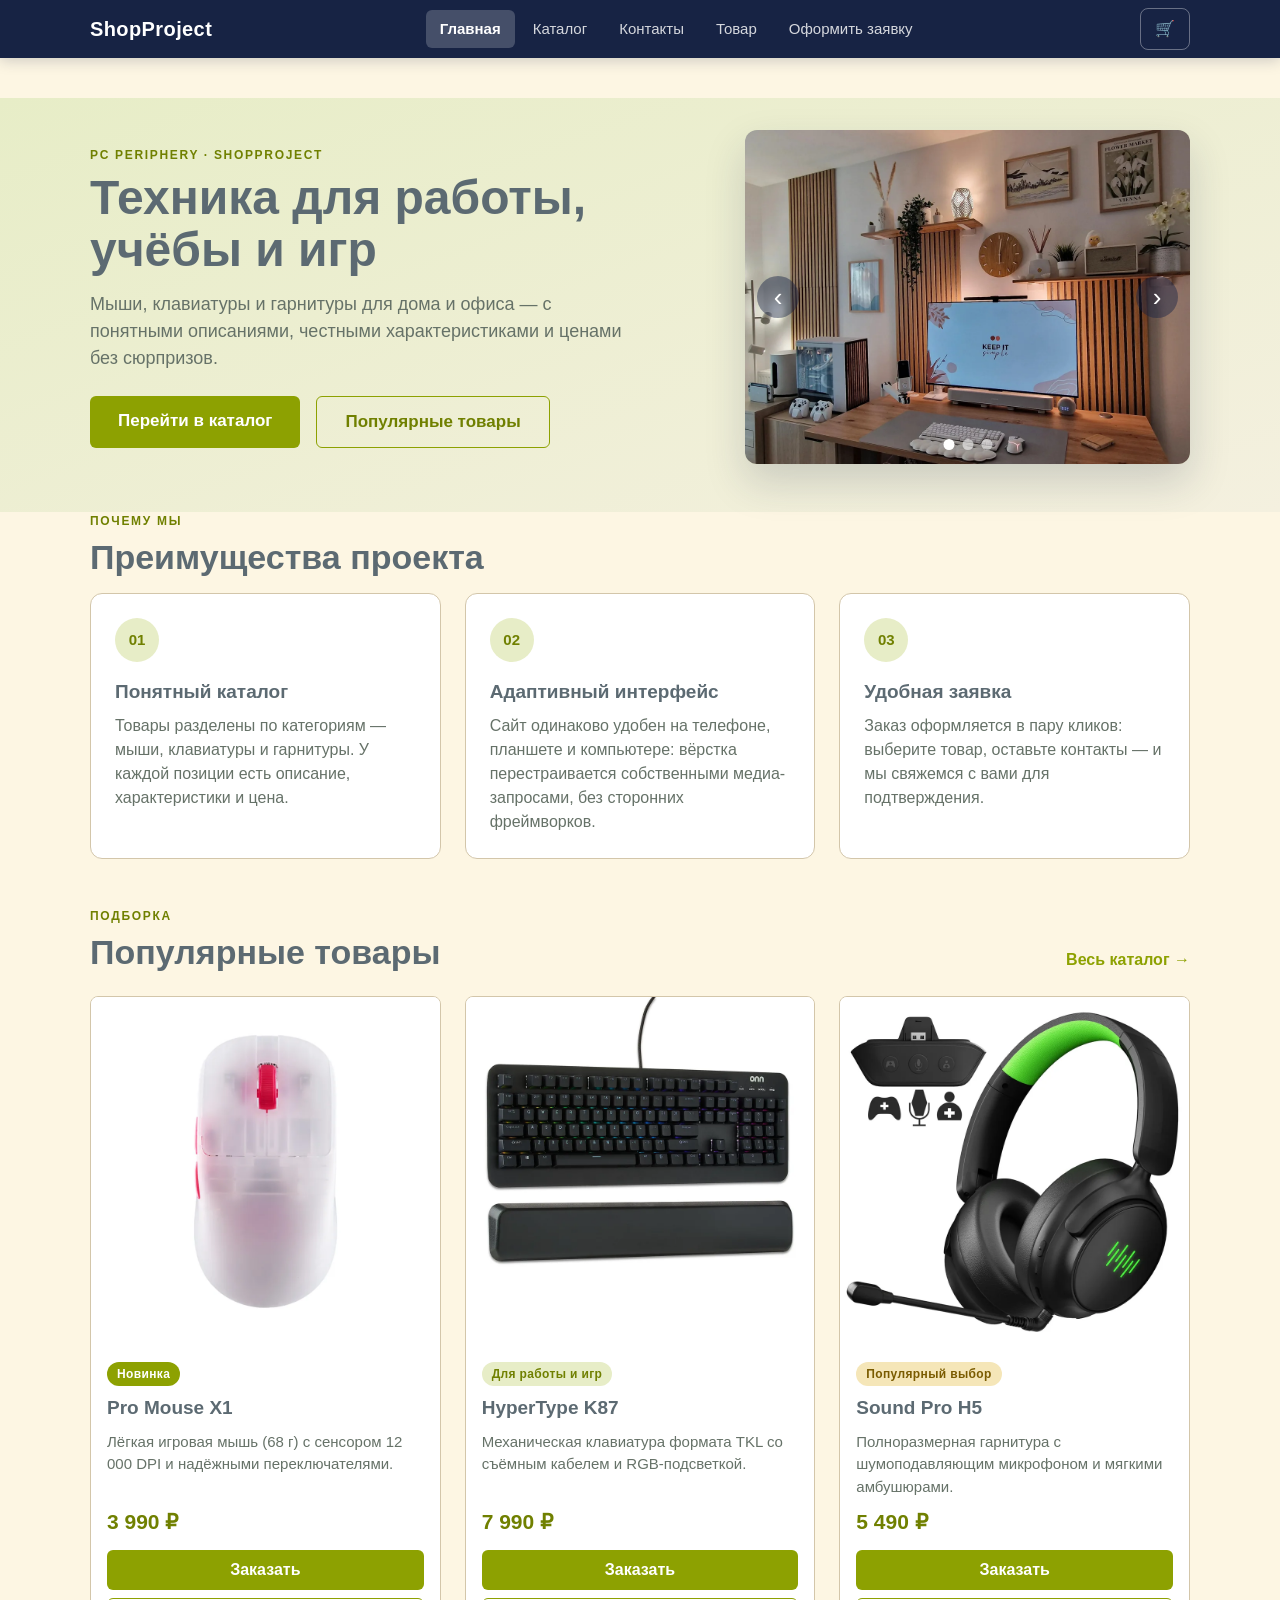
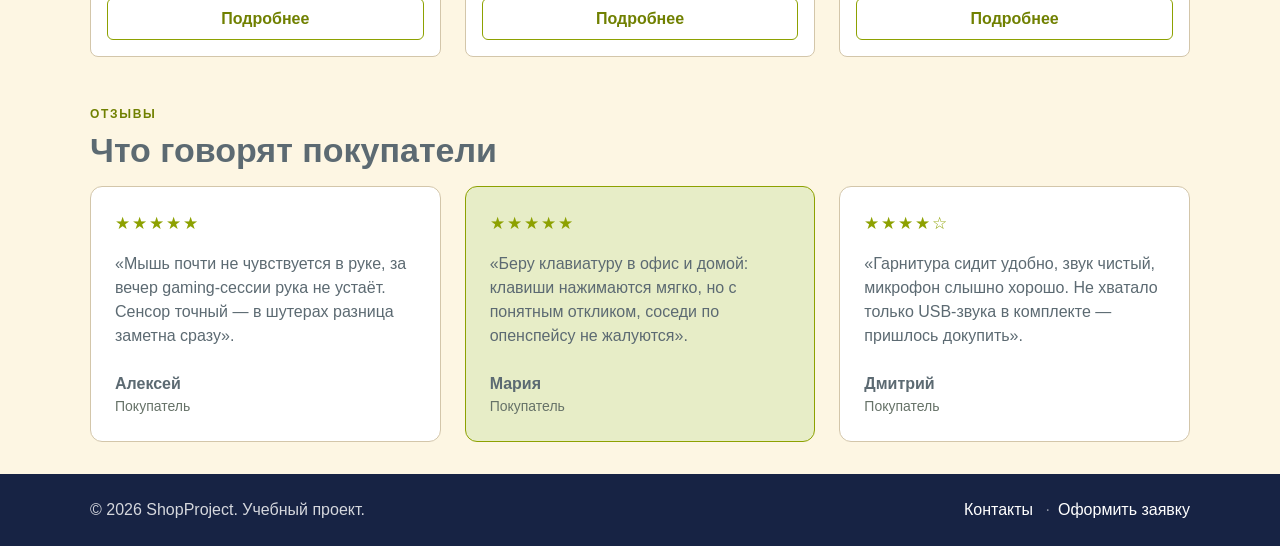
<file: index.html>
<!doctype html>
<html lang="ru">
  <head>
    <meta charset="utf-8" />
    <meta name="viewport" content="width=device-width, initial-scale=1" />
    <meta
      name="description"
      content="ShopProject — учебный интернет-магазин компьютерной периферии: мыши, клавиатуры и гарнитуры. Адаптивная вёрстка на чистом HTML и CSS."
    />
    <title>ShopProject — Главная</title>
    <link rel="stylesheet" href="css/style.css" />
    <script src="js/data.js" defer></script>
    <script src="js/render.js" defer></script>
    <script src="js/search.js" defer></script>
    <script src="js/filters.js" defer></script>
    <script src="js/form.js" defer></script>
    <script src="js/cart.js" defer></script>
    <script src="js/main.js" defer></script>
  </head>
  <body>
    <header class="site-header">
      <div class="container site-header__inner">
        <a class="site-header__brand" href="index.html">ShopProject</a>
        <button
          class="site-header__toggle"
          type="button"
          id="navToggle"
          aria-controls="mainNavigation"
          aria-expanded="false"
          aria-label="Открыть меню"
        >
          <span></span><span></span><span></span>
        </button>
        <nav
          class="site-nav"
          id="mainNavigation"
          aria-label="Основная навигация"
        >
          <ul class="site-nav__list">
            <li>
              <a
                class="site-nav__link site-nav__link--active"
                aria-current="page"
                href="index.html"
                >Главная</a
              >
            </li>
            <li>
              <a class="site-nav__link" href="catalog.html">Каталог</a>
            </li>
            <li>
              <a class="site-nav__link" href="contacts.html">Контакты</a>
            </li>
            <li>
              <a class="site-nav__link" href="product.html">Товар</a>
            </li>
            <li>
              <a class="site-nav__link" href="order.html">Оформить заявку</a>
            </li>
          </ul>
        </nav>
      </div>
    </header>

    <main>
      <section class="hero-section">
        <div class="container hero-section__inner">
          <div>
            <p class="eyebrow">PC PERIPHERY · SHOPPROJECT</p>
            <h1 class="hero-title">Техника для работы, учёбы и игр</h1>
            <p class="hero-lead">
              Мыши, клавиатуры и гарнитуры для дома и офиса — с понятными
              описаниями, честными характеристиками и ценами без сюрпризов.
            </p>
            <div class="hero-actions">
              <a class="button button--primary button--lg" href="catalog.html"
                >Перейти в каталог</a
              >
              <a class="button button--secondary button--lg" href="#popular"
                >Популярные товары</a
              >
            </div>
          </div>
          <div class="hero-visual">
            <div
              class="carousel"
              id="heroCarousel"
              data-interval="4500"
              aria-roledescription="карусель"
              aria-label="Фотографии рабочих мест с периферией"
            >
              <div class="carousel__track">
                <div class="carousel__slide carousel__slide--active">
                  <img
                    src="images/hero-1.webp"
                    alt="Рабочее место с механической клавиатурой и гарнитурой"
                  />
                </div>
                <div class="carousel__slide">
                  <img
                    src="images/hero-2.webp"
                    alt="Аккуратный стол с монитором, мышью и клавиатурой"
                  />
                </div>
                <div class="carousel__slide">
                  <img
                    src="images/hero-3.webp"
                    alt="Уютное рабочее место с периферией в тёплом свете"
                  />
                </div>
              </div>
              <div class="carousel__indicators">
                <button
                  type="button"
                  class="carousel__indicator carousel__indicator--active"
                  aria-label="Слайд 1"
                ></button>
                <button
                  type="button"
                  class="carousel__indicator"
                  aria-label="Слайд 2"
                ></button>
                <button
                  type="button"
                  class="carousel__indicator"
                  aria-label="Слайд 3"
                ></button>
              </div>
              <button
                class="carousel__control carousel__control--prev"
                type="button"
                aria-label="Предыдущий слайд"
              >
                &#8249;
              </button>
              <button
                class="carousel__control carousel__control--next"
                type="button"
                aria-label="Следующий слайд"
              >
                &#8250;
              </button>
            </div>
          </div>
        </div>
      </section>

      <section class="container" id="advantages">
        <p class="eyebrow">Почему мы</p>
        <h2 class="section-heading">Преимущества проекта</h2>
        <div class="cards-grid">
          <article class="info-card">
            <span class="feature-icon">01</span>
            <h3>Понятный каталог</h3>
            <p>
              Товары разделены по категориям — мыши, клавиатуры и гарнитуры. У
              каждой позиции есть описание, характеристики и цена.
            </p>
          </article>
          <article class="info-card">
            <span class="feature-icon">02</span>
            <h3>Адаптивный интерфейс</h3>
            <p>
              Сайт одинаково удобен на телефоне, планшете и компьютере: вёрстка
              перестраивается собственными медиа-запросами, без сторонних
              фреймворков.
            </p>
          </article>
          <article class="info-card">
            <span class="feature-icon">03</span>
            <h3>Удобная заявка</h3>
            <p>
              Заказ оформляется в пару кликов: выберите товар, оставьте контакты
              — и мы свяжемся с вами для подтверждения.
            </p>
          </article>
        </div>
      </section>

      <section class="container" id="popular">
        <div class="section-head">
          <div>
            <p class="eyebrow">Подборка</p>
            <h2 class="section-heading">Популярные товары</h2>
          </div>
          <a href="catalog.html" class="more-link">Весь каталог →</a>
        </div>
        <div class="products-grid">
          <article class="product-card">
            <div class="product-card__media">
              <img
                class="product-card__image"
                src="images/product-mouse-x1.webp"
                alt="Игровая мышь Pro Mouse X1"
              />
            </div>
            <div class="product-card__body">
              <span class="badge badge--primary">Новинка</span>
              <h3 class="product-card__title">Pro Mouse X1</h3>
              <p class="product-card__description">
                Лёгкая игровая мышь (68 г) с сенсором 12 000 DPI и надёжными
                переключателями.
              </p>
              <p class="product-card__price">3 990 ₽</p>
              <div class="product-card__actions">
                <button
                  class="button button--primary button--block"
                  type="button"
                  data-product="Pro Mouse X1"
                  data-product-id="1"
                  data-open-dialog
                >
                  Заказать
                </button>
                <a
                  class="button button--secondary button--block"
                  href="product.html"
                  >Подробнее</a
                >
              </div>
            </div>
          </article>
          <article class="product-card">
            <div class="product-card__media">
              <img
                class="product-card__image"
                src="images/product-keyboard-hypertype.webp"
                alt="Механическая клавиатура HyperType K87"
              />
            </div>
            <div class="product-card__body">
              <span class="badge badge--soft">Для работы и игр</span>
              <h3 class="product-card__title">HyperType K87</h3>
              <p class="product-card__description">
                Механическая клавиатура формата TKL со съёмным кабелем и
                RGB-подсветкой.
              </p>
              <p class="product-card__price">7 990 ₽</p>
              <div class="product-card__actions">
                <button
                  class="button button--primary button--block"
                  type="button"
                  data-product="HyperType K87"
                  data-product-id="3"
                  data-open-dialog
                >
                  Заказать
                </button>
                <a
                  class="button button--secondary button--block"
                  href="product.html"
                  >Подробнее</a
                >
              </div>
            </div>
          </article>
          <article class="product-card">
            <div class="product-card__media">
              <img
                class="product-card__image"
                src="images/product-headset-soundpro.webp"
                alt="Гарнитура Sound Pro H5"
              />
            </div>
            <div class="product-card__body">
              <span class="badge badge--warning">Популярный выбор</span>
              <h3 class="product-card__title">Sound Pro H5</h3>
              <p class="product-card__description">
                Полноразмерная гарнитура с шумоподавляющим микрофоном и мягкими
                амбушюрами.
              </p>
              <p class="product-card__price">5 490 ₽</p>
              <div class="product-card__actions">
                <button
                  class="button button--primary button--block"
                  type="button"
                  data-product="Sound Pro H5"
                  data-product-id="5"
                  data-open-dialog
                >
                  Заказать
                </button>
                <a
                  class="button button--secondary button--block"
                  href="product.html"
                  >Подробнее</a
                >
              </div>
            </div>
          </article>
        </div>
      </section>

      <section class="container" id="reviews">
        <p class="eyebrow">Отзывы</p>
        <h2 class="section-heading">Что говорят покупатели</h2>
        <div class="cards-grid">
          <article class="review-card">
            <div class="review-card__rating" aria-label="Оценка: 5 из 5">
              ★★★★★
            </div>
            <p class="review-card__text">
              «Мышь почти не чувствуется в руке, за вечер gaming-сессии рука не
              устаёт. Сенсор точный — в шутерах разница заметна сразу».
            </p>
            <p class="review-card__author">Алексей <span>Покупатель</span></p>
          </article>
          <article class="review-card review-card--accent">
            <div class="review-card__rating" aria-label="Оценка: 5 из 5">
              ★★★★★
            </div>
            <p class="review-card__text">
              «Беру клавиатуру в офис и домой: клавиши нажимаются мягко, но с
              понятным откликом, соседи по опенспейсу не жалуются».
            </p>
            <p class="review-card__author">Мария <span>Покупатель</span></p>
          </article>
          <article class="review-card">
            <div class="review-card__rating" aria-label="Оценка: 4 из 5">
              ★★★★☆
            </div>
            <p class="review-card__text">
              «Гарнитура сидит удобно, звук чистый, микрофон слышно хорошо. Не
              хватало только USB-звука в комплекте — пришлось докупить».
            </p>
            <p class="review-card__author">Дмитрий <span>Покупатель</span></p>
          </article>
        </div>
      </section>
    </main>

    <footer class="site-footer">
      <div class="container site-footer__inner">
        <span>© 2026 ShopProject. Учебный проект.</span>
        <span class="site-footer__links">
          <a href="contacts.html">Контакты</a>
          <a href="order.html">Оформить заявку</a>
        </span>
      </div>
    </footer>

    <dialog
      class="order-dialog"
      id="orderModal"
      aria-labelledby="orderModalLabel"
    >
      <form id="quickOrderForm" novalidate>
        <div class="order-dialog__header">
          <h2 class="order-dialog__title" id="orderModalLabel">
            Оформление заявки
          </h2>
          <button
            type="button"
            class="order-dialog__close"
            data-close-dialog
            aria-label="Закрыть"
          >
            ×
          </button>
        </div>
        <div class="order-dialog__body">
          <div class="order-form__field">
            <label class="order-form__label" for="quick-product">Товар</label>
            <input
              class="order-form__input"
              id="quick-product"
              name="product"
              readonly
              required
            />
          </div>
          <div class="order-form__field">
            <label class="order-form__label" for="quick-name">Имя</label>
            <input
              class="order-form__input"
              id="quick-name"
              name="name"
              minlength="2"
              autocomplete="given-name"
              placeholder="Как к вам обращаться?"
              required
            />
          </div>
          <div class="order-form__field">
            <label class="order-form__label" for="quick-email">E-mail</label>
            <input
              class="order-form__input"
              id="quick-email"
              name="email"
              type="email"
              autocomplete="email"
              placeholder="you@example.com"
              required
            />
          </div>
          <div class="form-check">
            <input
              id="quick-agreement"
              name="agreement"
              type="checkbox"
              required
            /><label for="quick-agreement">Согласен на обработку данных</label>
          </div>
          <p class="order-form__hint">
            Демонстрационная форма: данные не отправляются на сервер.
          </p>
        </div>
        <div class="order-dialog__footer">
          <button
            type="button"
            class="button button--secondary"
            data-close-dialog
          >
            Отмена
          </button>
          <button class="button button--primary" type="submit">
            Отправить заявку
          </button>
        </div>
      </form>
    </dialog>

    <div class="toast" id="siteToast" role="status" aria-live="polite">
      <strong class="toast__title">ShopProject</strong>
      <p class="toast__message" id="toastMessage">Готово!</p>
      <button class="toast__close" type="button" aria-label="Закрыть">×</button>
    </div>

    <a class="back-to-top" href="#" aria-label="Наверх">↑</a>
  </body>
</html>
</file>
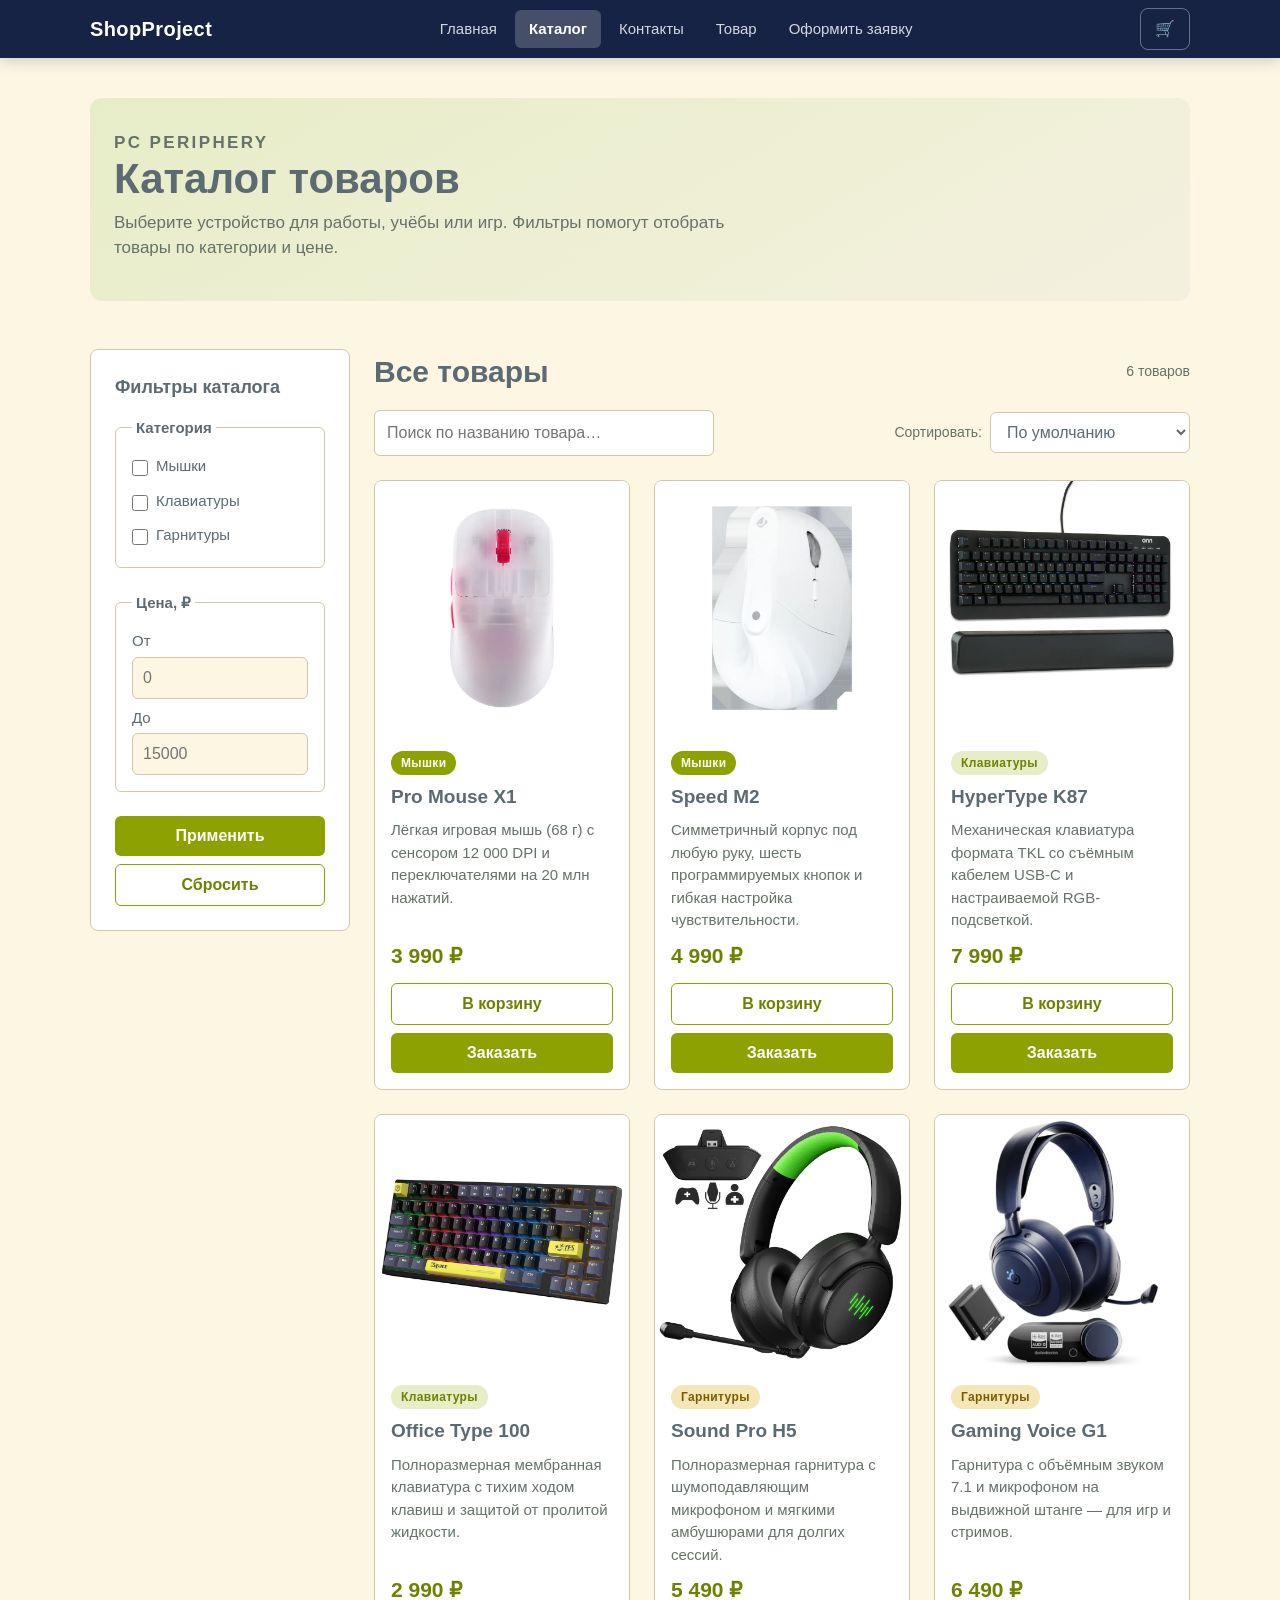
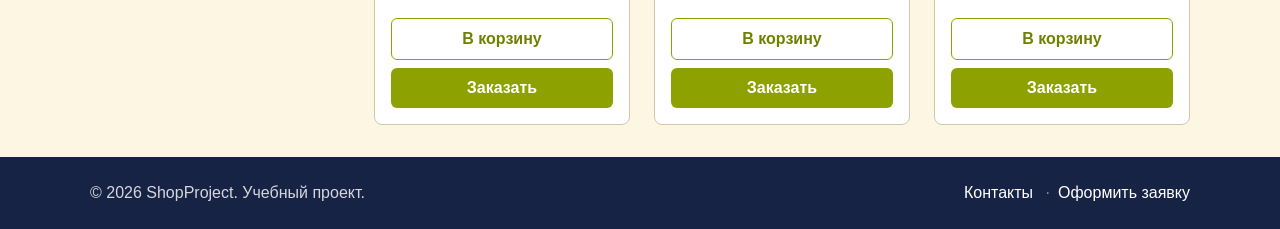
<file: catalog.html>
<!doctype html>
<html lang="ru">
  <head>
    <meta charset="utf-8" />
    <meta name="viewport" content="width=device-width, initial-scale=1" />
    <meta
      name="description"
      content="Каталог компьютерной периферии ShopProject: мыши, клавиатуры и гарнитуры с фильтрами по категории и цене."
    />
    <title>Каталог — ShopProject</title>
    <link rel="stylesheet" href="css/style.css" />
    <!-- Порядок подключения важен: данные → отрисовка → поиск → фильтры → формы → точка входа -->
    <script src="js/data.js" defer></script>
    <script src="js/render.js" defer></script>
    <script src="js/search.js" defer></script>
    <script src="js/filters.js" defer></script>
    <script src="js/form.js" defer></script>
    <script src="js/cart.js" defer></script>
    <script src="js/main.js" defer></script>
  </head>
  <body>
    <header class="site-header">
      <div class="container site-header__inner">
        <a class="site-header__brand" href="index.html">ShopProject</a>
        <button
          class="site-header__toggle"
          type="button"
          id="navToggle"
          aria-controls="mainNavigation"
          aria-expanded="false"
          aria-label="Открыть меню"
        >
          <span></span><span></span><span></span>
        </button>
        <nav
          class="site-nav"
          id="mainNavigation"
          aria-label="Основная навигация"
        >
          <ul class="site-nav__list">
            <li>
              <a class="site-nav__link" href="index.html">Главная</a>
            </li>
            <li>
              <a
                class="site-nav__link site-nav__link--active"
                aria-current="page"
                href="catalog.html"
                >Каталог</a
              >
            </li>
            <li>
              <a class="site-nav__link" href="contacts.html">Контакты</a>
            </li>
            <li>
              <a class="site-nav__link" href="product.html">Товар</a>
            </li>
            <li>
              <a class="site-nav__link" href="order.html">Оформить заявку</a>
            </li>
          </ul>
        </nav>
      </div>
    </header>

    <main class="container">
      <section class="catalog-hero">
        <p class="eyebrow">PC PERIPHERY</p>
        <h1>Каталог товаров</h1>
        <p>
          Выберите устройство для работы, учёбы или игр. Фильтры помогут
          отобрать товары по категории и цене.
        </p>
      </section>

      <div class="catalog-layout">
        <aside class="catalog-filters" aria-label="Фильтры каталога">
          <h2 class="catalog-filters__title">Фильтры каталога</h2>
          <form id="catalogFilter">
            <fieldset>
              <legend>Категория</legend>
              <div class="form-check">
                <input
                  type="checkbox"
                  name="category"
                  value="mouse"
                  id="catMouse"
                /><label for="catMouse">Мышки</label>
              </div>
              <div class="form-check">
                <input
                  type="checkbox"
                  name="category"
                  value="keyboard"
                  id="catKeyboard"
                /><label for="catKeyboard">Клавиатуры</label>
              </div>
              <div class="form-check">
                <input
                  type="checkbox"
                  name="category"
                  value="headset"
                  id="catHeadset"
                /><label for="catHeadset">Гарнитуры</label>
              </div>
            </fieldset>
            <fieldset>
              <legend>Цена, ₽</legend>
              <label for="priceFrom">От</label>
              <input
                type="number"
                id="priceFrom"
                min="0"
                step="1"
                placeholder="0"
              />
              <label for="priceTo">До</label>
              <input
                type="number"
                id="priceTo"
                min="0"
                step="1"
                placeholder="15000"
              />
            </fieldset>
            <div>
              <button
                class="button button--primary button--block"
                type="submit"
              >
                Применить
              </button>
              <button
                class="button button--secondary button--block"
                type="reset"
                style="margin-top: 8px"
              >
                Сбросить
              </button>
            </div>
          </form>
        </aside>

        <section class="catalog-products" aria-label="Список товаров">
          <div class="catalog-products__head">
            <h2>Все товары</h2>
            <span class="catalog-products__count" id="productCount"
              >6 товаров</span
            >
          </div>

          <!-- Панель поиска и сортировки -->
          <div class="catalog-toolbar">
            <div class="catalog-toolbar__search">
              <input
                class="order-form__input"
                type="search"
                id="catalogSearch"
                placeholder="Поиск по названию товара…"
                aria-label="Поиск по названию товара"
              />
            </div>
            <div class="catalog-toolbar__sort">
              <label class="catalog-toolbar__label" for="catalogSort"
                >Сортировать:</label
              >
              <select
                class="order-form__select"
                id="catalogSort"
                aria-label="Сортировка товаров"
              >
                <option value="default">По умолчанию</option>
                <option value="price-asc">Сначала дешевле</option>
                <option value="price-desc">Сначала дороже</option>
                <option value="name-asc">По названию: А → Я</option>
                <option value="name-desc">По названию: Я → А</option>
              </select>
            </div>
          </div>

          <!-- Карточки товаров генерируются из массива products (js/data.js) -->
          <div class="products-grid" id="catalogGrid"></div>

          <p class="notice" id="noProducts" hidden>
            По выбранным условиям товары не найдены. Попробуйте изменить поиск,
            смягчить фильтры или сбросить их.
          </p>
        </section>
      </div>
    </main>

    <footer class="site-footer">
      <div class="container site-footer__inner">
        <span>© 2026 ShopProject. Учебный проект.</span>
        <span class="site-footer__links">
          <a href="contacts.html">Контакты</a>
          <a href="order.html">Оформить заявку</a>
        </span>
      </div>
    </footer>

    <dialog
      class="order-dialog"
      id="orderModal"
      aria-labelledby="orderModalLabel"
    >
      <form id="quickOrderForm" novalidate>
        <div class="order-dialog__header">
          <h2 class="order-dialog__title" id="orderModalLabel">
            Оформление заявки
          </h2>
          <button
            type="button"
            class="order-dialog__close"
            data-close-dialog
            aria-label="Закрыть"
          >
            ×
          </button>
        </div>
        <div class="order-dialog__body">
          <div class="order-form__field">
            <label class="order-form__label" for="quick-product">Товар</label>
            <input
              class="order-form__input"
              id="quick-product"
              name="product"
              readonly
              required
            />
          </div>
          <div class="order-form__field">
            <label class="order-form__label" for="quick-name">Имя</label>
            <input
              class="order-form__input"
              id="quick-name"
              name="name"
              minlength="2"
              autocomplete="given-name"
              placeholder="Как к вам обращаться?"
              required
            />
          </div>
          <div class="order-form__field">
            <label class="order-form__label" for="quick-email">E-mail</label>
            <input
              class="order-form__input"
              id="quick-email"
              name="email"
              type="email"
              autocomplete="email"
              placeholder="you@example.com"
              required
            />
          </div>
          <div class="form-check">
            <input
              id="quick-agreement"
              name="agreement"
              type="checkbox"
              required
            /><label for="quick-agreement">Согласен на обработку данных</label>
          </div>
          <p class="order-form__hint">
            Демонстрационная форма: данные не отправляются на сервер.
          </p>
        </div>
        <div class="order-dialog__footer">
          <button
            type="button"
            class="button button--secondary"
            data-close-dialog
          >
            Отмена
          </button>
          <button class="button button--primary" type="submit">
            Отправить заявку
          </button>
        </div>
      </form>
    </dialog>

    <div class="toast" id="siteToast" role="status" aria-live="polite">
      <strong class="toast__title">ShopProject</strong>
      <p class="toast__message" id="toastMessage">Готово!</p>
      <button class="toast__close" type="button" aria-label="Закрыть">×</button>
    </div>

    <a class="back-to-top" href="#" aria-label="Наверх">↑</a>
  </body>
</html>
</file>
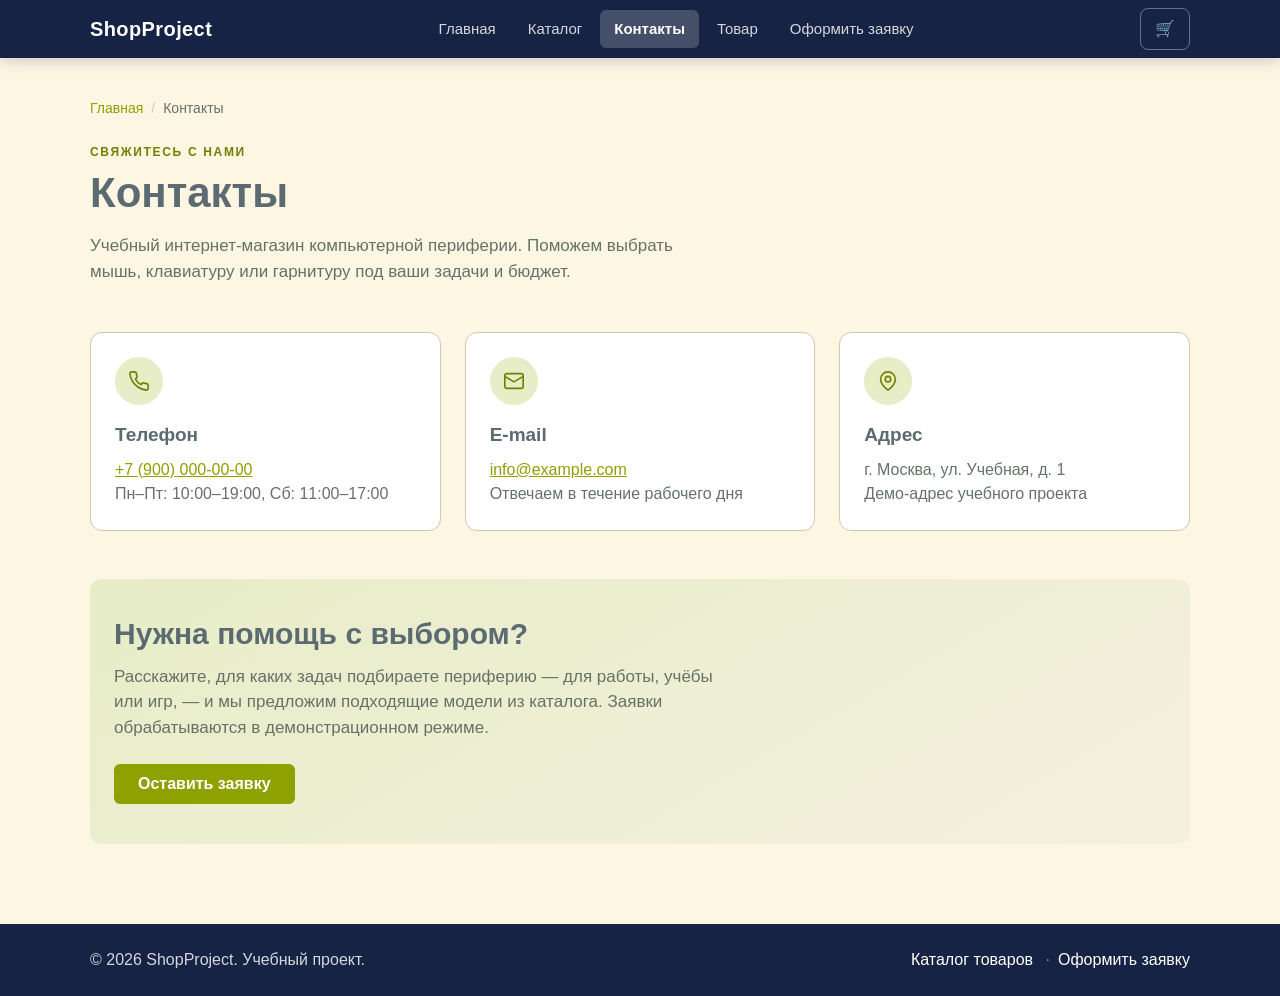
<file: contacts.html>
<!doctype html>
<html lang="ru">
  <head>
    <meta charset="utf-8" />
    <meta name="viewport" content="width=device-width, initial-scale=1" />
    <meta
      name="description"
      content="Контактная информация ShopProject: телефон, e-mail и адрес. Ответим на вопросы по выбору периферии."
    />
    <title>Контакты — ShopProject</title>
    <link rel="stylesheet" href="css/style.css" />
    <script src="js/data.js" defer></script>
    <script src="js/render.js" defer></script>
    <script src="js/search.js" defer></script>
    <script src="js/filters.js" defer></script>
    <script src="js/form.js" defer></script>
    <script src="js/cart.js" defer></script>
    <script src="js/main.js" defer></script>
  </head>
  <body>
    <header class="site-header">
      <div class="container site-header__inner">
        <a class="site-header__brand" href="index.html">ShopProject</a>
        <button
          class="site-header__toggle"
          type="button"
          id="navToggle"
          aria-controls="mainNavigation"
          aria-expanded="false"
          aria-label="Открыть меню"
        >
          <span></span><span></span><span></span>
        </button>
        <nav
          class="site-nav"
          id="mainNavigation"
          aria-label="Основная навигация"
        >
          <ul class="site-nav__list">
            <li>
              <a class="site-nav__link" href="index.html">Главная</a>
            </li>
            <li>
              <a class="site-nav__link" href="catalog.html">Каталог</a>
            </li>
            <li>
              <a
                class="site-nav__link site-nav__link--active"
                aria-current="page"
                href="contacts.html"
                >Контакты</a
              >
            </li>
            <li>
              <a class="site-nav__link" href="product.html">Товар</a>
            </li>
            <li>
              <a class="site-nav__link" href="order.html">Оформить заявку</a>
            </li>
          </ul>
        </nav>
      </div>
    </header>

    <main class="container">
      <nav class="breadcrumbs" aria-label="Хлебные крошки">
        <ol>
          <li><a href="index.html">Главная</a></li>
          <li aria-current="page">Контакты</li>
        </ol>
      </nav>

      <section style="margin-bottom: 48px">
        <p class="eyebrow">Свяжитесь с нами</p>
        <h1 class="section-heading" style="font-size: clamp(28px, 4vw, 42px)">
          Контакты
        </h1>
        <p
          class="text-muted"
          style="margin: 0; max-width: 620px; font-size: 17px"
        >
          Учебный интернет-магазин компьютерной периферии. Поможем выбрать мышь,
          клавиатуру или гарнитуру под ваши задачи и бюджет.
        </p>
      </section>

      <div class="cards-grid">
        <div class="info-card">
          <div class="contact-icon" aria-hidden="true">
            <svg viewBox="0 0 24 24">
              <path
                d="M22 16.92v3a2 2 0 0 1-2.18 2 19.79 19.79 0 0 1-8.63-3.07 19.5 19.5 0 0 1-6-6 19.79 19.79 0 0 1-3.07-8.67A2 2 0 0 1 4.11 2h3a2 2 0 0 1 2 1.72c.13.96.36 1.9.7 2.81a2 2 0 0 1-.45 2.11L8.09 9.91a16 16 0 0 0 6 6l1.27-1.27a2 2 0 0 1 2.11-.45c.91.34 1.85.57 2.81.7A2 2 0 0 1 22 16.92z"
              />
            </svg>
          </div>
          <h2>Телефон</h2>
          <p>
            <a href="tel:+79000000000">+7 (900) 000-00-00</a><br />
            Пн–Пт: 10:00–19:00, Сб: 11:00–17:00
          </p>
        </div>
        <div class="info-card">
          <div class="contact-icon" aria-hidden="true">
            <svg viewBox="0 0 24 24">
              <rect x="2" y="4" width="20" height="16" rx="2" />
              <path d="m22 7-10 6L2 7" />
            </svg>
          </div>
          <h2>E-mail</h2>
          <p>
            <a href="mailto:info@example.com">info@example.com</a><br />
            Отвечаем в течение рабочего дня
          </p>
        </div>
        <div class="info-card">
          <div class="contact-icon" aria-hidden="true">
            <svg viewBox="0 0 24 24">
              <path d="M20 10c0 6-8 12-8 12s-8-6-8-12a8 8 0 0 1 16 0z" />
              <circle cx="12" cy="10" r="3" />
            </svg>
          </div>
          <h2>Адрес</h2>
          <p>
            г. Москва, ул. Учебная, д. 1<br />
            Демо-адрес учебного проекта
          </p>
        </div>
      </div>

      <section class="catalog-hero" style="margin-top: 48px">
        <h2
          style="
            margin: 0 0 8px;
            font-size: clamp(22px, 3vw, 30px);
            font-weight: 700;
          "
        >
          Нужна помощь с выбором?
        </h2>
        <p style="margin: 0 0 24px; max-width: 620px">
          Расскажите, для каких задач подбираете периферию — для работы, учёбы
          или игр, — и мы предложим подходящие модели из каталога. Заявки
          обрабатываются в демонстрационном режиме.
        </p>
        <a href="order.html" class="button button--primary">Оставить заявку</a>
      </section>
    </main>

    <footer class="site-footer">
      <div class="container site-footer__inner">
        <span>© 2026 ShopProject. Учебный проект.</span>
        <span class="site-footer__links">
          <a href="catalog.html">Каталог товаров</a>
          <a href="order.html">Оформить заявку</a>
        </span>
      </div>
    </footer>

    <div class="toast" id="siteToast" role="status" aria-live="polite">
      <strong class="toast__title">ShopProject</strong>
      <p class="toast__message" id="toastMessage">Готово!</p>
      <button class="toast__close" type="button" aria-label="Закрыть">×</button>
    </div>

    <a class="back-to-top" href="#" aria-label="Наверх">↑</a>
  </body>
</html>
</file>
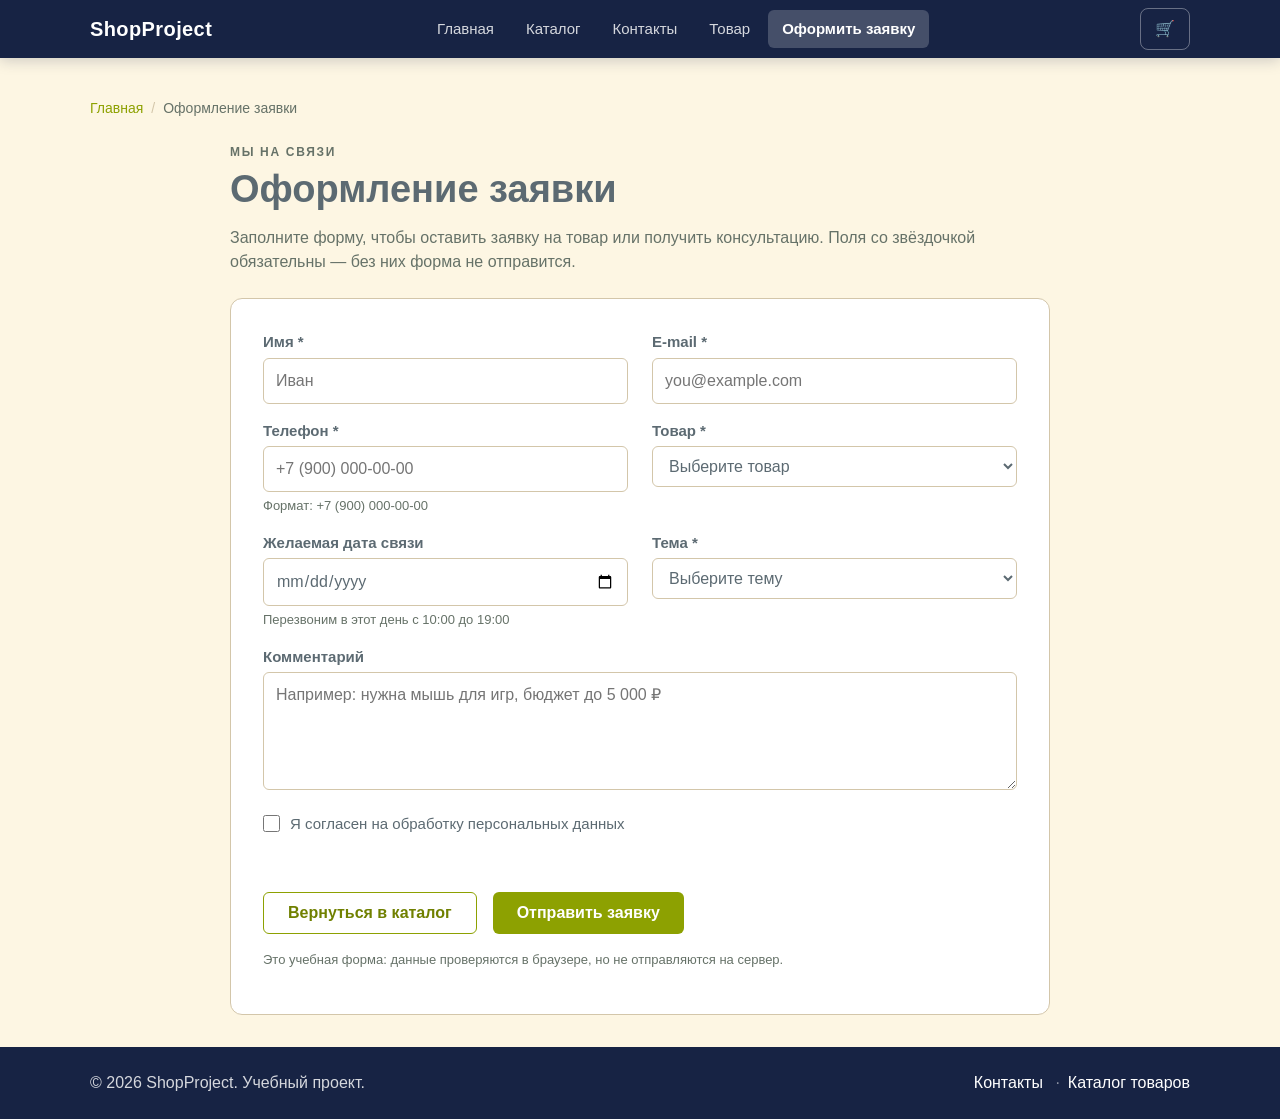
<file: order.html>
<!doctype html>
<html lang="ru">
  <head>
    <meta charset="utf-8" />
    <meta name="viewport" content="width=device-width, initial-scale=1" />
    <meta
      name="description"
      content="Форма оформления заявки ShopProject: закажите товар или получите консультацию по выбору периферии."
    />
    <title>Оформление заявки — ShopProject</title>
    <link rel="stylesheet" href="css/style.css" />
    <script src="js/data.js" defer></script>
    <script src="js/render.js" defer></script>
    <script src="js/search.js" defer></script>
    <script src="js/filters.js" defer></script>
    <script src="js/form.js" defer></script>
    <script src="js/cart.js" defer></script>
    <script src="js/main.js" defer></script>
  </head>
  <body>
    <header class="site-header">
      <div class="container site-header__inner">
        <a class="site-header__brand" href="index.html">ShopProject</a>
        <button
          class="site-header__toggle"
          type="button"
          id="navToggle"
          aria-controls="mainNavigation"
          aria-expanded="false"
          aria-label="Открыть меню"
        >
          <span></span><span></span><span></span>
        </button>
        <nav
          class="site-nav"
          id="mainNavigation"
          aria-label="Основная навигация"
        >
          <ul class="site-nav__list">
            <li>
              <a class="site-nav__link" href="index.html">Главная</a>
            </li>
            <li>
              <a class="site-nav__link" href="catalog.html">Каталог</a>
            </li>
            <li>
              <a class="site-nav__link" href="contacts.html">Контакты</a>
            </li>
            <li>
              <a class="site-nav__link" href="product.html">Товар</a>
            </li>
            <li>
              <a
                class="site-nav__link site-nav__link--active"
                aria-current="page"
                href="order.html"
                >Оформить заявку</a
              >
            </li>
          </ul>
        </nav>
      </div>
    </header>

    <main class="container">
      <nav class="breadcrumbs" aria-label="Хлебные крошки">
        <ol>
          <li><a href="index.html">Главная</a></li>
          <li aria-current="page">Оформление заявки</li>
        </ol>
      </nav>

      <div class="order-page">
        <div class="order-page__intro">
          <p class="eyebrow">Мы на связи</p>
          <h1>Оформление заявки</h1>
          <p>
            Заполните форму, чтобы оставить заявку на товар или получить
            консультацию. Поля со звёздочкой обязательны — без них форма не
            отправится.
          </p>
        </div>

        <form id="fullOrderForm" class="order-form--page" novalidate>
          <div class="order-form__grid">
            <div class="order-form__field">
              <label class="order-form__label" for="page-name">Имя *</label>
              <input
                class="order-form__input"
                id="page-name"
                name="name"
                type="text"
                minlength="2"
                autocomplete="given-name"
                placeholder="Иван"
                required
              />
              <span class="invalid-feedback">
                Введите имя (минимум 2 символа).
              </span>
            </div>

            <div class="order-form__field">
              <label class="order-form__label" for="page-email">E-mail *</label>
              <input
                class="order-form__input"
                id="page-email"
                name="email"
                type="email"
                autocomplete="email"
                placeholder="you@example.com"
                required
              />
              <span class="invalid-feedback">
                Введите корректный адрес электронной почты.
              </span>
            </div>

            <div class="order-form__field">
              <label class="order-form__label" for="page-phone"
                >Телефон *</label
              >
              <input
                class="order-form__input"
                id="page-phone"
                name="phone"
                type="tel"
                inputmode="tel"
                placeholder="+7 (900) 000-00-00"
                pattern="^\+7 \(\d{3}\) \d{3}-\d{2}-\d{2}$"
                required
              />
              <span class="order-form__hint">Формат: +7 (900) 000-00-00</span>
              <span class="invalid-feedback">Проверьте формат телефона.</span>
            </div>

            <div class="order-form__field">
              <label class="order-form__label" for="page-product"
                >Товар *</label
              >
              <select
                class="order-form__select"
                id="page-product"
                name="product"
                required
              >
                <option value="">Выберите товар</option>
                <!-- Товары добавляются из массива products (js/data.js) -->
                <option>Консультация</option>
              </select>
              <span class="invalid-feedback">
                Выберите товар или консультацию.
              </span>
            </div>

            <div class="order-form__field">
              <label class="order-form__label" for="page-date">
                Желаемая дата связи
              </label>
              <input
                class="order-form__input"
                id="page-date"
                name="date"
                type="date"
              />
              <span class="order-form__hint">
                Перезвоним в этот день с 10:00 до 19:00
              </span>
            </div>

            <div class="order-form__field">
              <label class="order-form__label" for="page-topic">Тема *</label>
              <select
                class="order-form__select"
                id="page-topic"
                name="topic"
                required
              >
                <option value="">Выберите тему</option>
                <option value="order">Заказ товара</option>
                <option value="consultation">Консультация</option>
                <option value="delivery">Доставка</option>
              </select>
              <span class="invalid-feedback">Выберите тему заявки.</span>
            </div>

            <div class="order-form__field order-form__field--wide">
              <label class="order-form__label" for="page-comment"
                >Комментарий</label
              >
              <textarea
                class="order-form__textarea"
                id="page-comment"
                name="comment"
                rows="4"
                placeholder="Например: нужна мышь для игр, бюджет до 5 000 ₽"
              ></textarea>
            </div>

            <div class="order-form__field order-form__field--wide">
              <div class="form-check">
                <input
                  id="page-agreement"
                  type="checkbox"
                  name="agreement"
                  required
                /><label for="page-agreement"
                  >Я согласен на обработку персональных данных</label
                >
                <span class="invalid-feedback">
                  Необходимо подтвердить согласие.
                </span>
              </div>
            </div>
          </div>

          <div class="order-form__actions">
            <a class="button button--secondary" href="catalog.html"
              >Вернуться в каталог</a
            >
            <button class="button button--primary" type="submit">
              Отправить заявку
            </button>
          </div>

          <p class="order-form__hint" style="margin-top: 16px">
            Это учебная форма: данные проверяются в браузере, но не отправляются
            на сервер.
          </p>
        </form>
      </div>
    </main>

    <footer class="site-footer">
      <div class="container site-footer__inner">
        <span>© 2026 ShopProject. Учебный проект.</span>
        <span class="site-footer__links">
          <a href="contacts.html">Контакты</a>
          <a href="catalog.html">Каталог товаров</a>
        </span>
      </div>
    </footer>

    <div class="toast" id="siteToast" role="status" aria-live="polite">
      <strong class="toast__title">ShopProject</strong>
      <p class="toast__message" id="toastMessage">Готово!</p>
      <button class="toast__close" type="button" aria-label="Закрыть">×</button>
    </div>

    <a class="back-to-top" href="#" aria-label="Наверх">↑</a>
  </body>
</html>
</file>
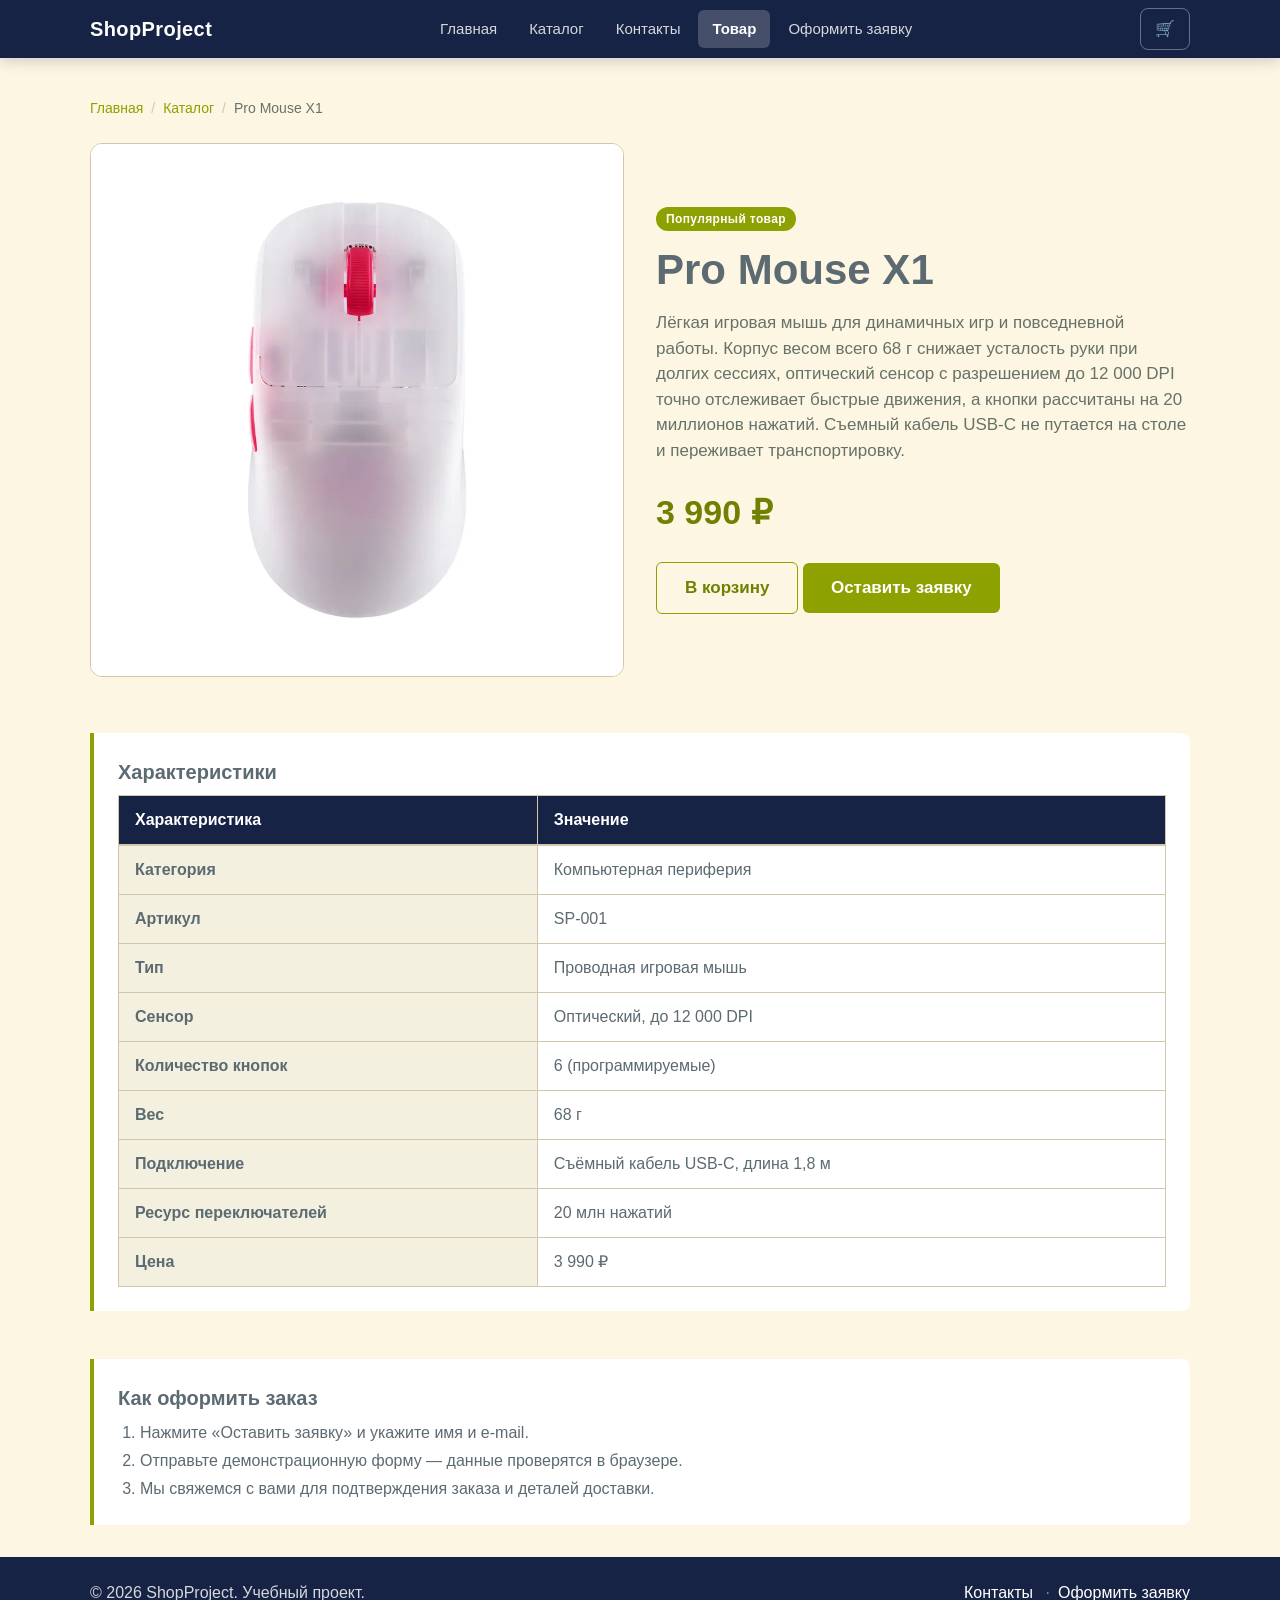
<file: product.html>
<!doctype html>
<html lang="ru">
  <head>
    <meta charset="utf-8" />
    <meta name="viewport" content="width=device-width, initial-scale=1" />
    <meta
      name="description"
      content="Pro Mouse X1 — лёгкая игровая мышь: характеристики, цена и оформление заявки в ShopProject."
    />
    <title>Pro Mouse X1 — ShopProject</title>
    <link rel="stylesheet" href="css/style.css" />
    <script src="js/data.js" defer></script>
    <script src="js/render.js" defer></script>
    <script src="js/search.js" defer></script>
    <script src="js/filters.js" defer></script>
    <script src="js/form.js" defer></script>
    <script src="js/cart.js" defer></script>
    <script src="js/main.js" defer></script>
  </head>
  <body>
    <header class="site-header">
      <div class="container site-header__inner">
        <a class="site-header__brand" href="index.html">ShopProject</a>
        <button
          class="site-header__toggle"
          type="button"
          id="navToggle"
          aria-controls="mainNavigation"
          aria-expanded="false"
          aria-label="Открыть меню"
        >
          <span></span><span></span><span></span>
        </button>
        <nav
          class="site-nav"
          id="mainNavigation"
          aria-label="Основная навигация"
        >
          <ul class="site-nav__list">
            <li>
              <a class="site-nav__link" href="index.html">Главная</a>
            </li>
            <li>
              <a class="site-nav__link" href="catalog.html">Каталог</a>
            </li>
            <li>
              <a class="site-nav__link" href="contacts.html">Контакты</a>
            </li>
            <li>
              <a
                class="site-nav__link site-nav__link--active"
                aria-current="page"
                href="product.html"
                >Товар</a
              >
            </li>
            <li>
              <a class="site-nav__link" href="order.html">Оформить заявку</a>
            </li>
          </ul>
        </nav>
      </div>
    </header>

    <main class="container">
      <nav class="breadcrumbs" aria-label="Хлебные крошки">
        <ol>
          <li><a href="index.html">Главная</a></li>
          <li><a href="catalog.html">Каталог</a></li>
          <li aria-current="page">Pro Mouse X1</li>
        </ol>
      </nav>

      <section class="product-detail">
        <div class="product-detail__visual">
          <img
            class="product-detail__image"
            src="images/product-mouse-x1.webp"
            alt="Игровая мышь Pro Mouse X1 крупным планом"
          />
        </div>
        <div class="product-detail__info">
          <span class="badge badge--primary">Популярный товар</span>
          <h1 class="product-detail__title">Pro Mouse X1</h1>
          <p class="product-detail__description">
            Лёгкая игровая мышь для динамичных игр и повседневной работы. Корпус
            весом всего 68 г снижает усталость руки при долгих сессиях,
            оптический сенсор с разрешением до 12 000 DPI точно отслеживает
            быстрые движения, а кнопки рассчитаны на 20 миллионов нажатий.
            Съемный кабель USB-C не путается на столе и переживает
            транспортировку.
          </p>
          <p class="product-detail__price">3 990 ₽</p>
          <button
            class="button button--secondary button--lg"
            type="button"
            data-add-to-cart="1"
          >
            В корзину
          </button>
          <button
            class="button button--primary button--lg"
            type="button"
            data-product="Pro Mouse X1"
            data-product-id="1"
            data-open-dialog
          >
            Оставить заявку
          </button>
        </div>
      </section>

      <section class="product-note" style="margin-bottom: 48px">
        <h2>Характеристики</h2>
        <div class="table-wrapper">
          <table class="characteristics-table">
            <caption class="visually-hidden">
              Основные характеристики Pro Mouse X1
            </caption>
            <thead>
              <tr>
                <th scope="col">Характеристика</th>
                <th scope="col">Значение</th>
              </tr>
            </thead>
            <tbody>
              <tr>
                <th scope="row">Категория</th>
                <td>Компьютерная периферия</td>
              </tr>
              <tr>
                <th scope="row">Артикул</th>
                <td>SP-001</td>
              </tr>
              <tr>
                <th scope="row">Тип</th>
                <td>Проводная игровая мышь</td>
              </tr>
              <tr>
                <th scope="row">Сенсор</th>
                <td>Оптический, до 12 000 DPI</td>
              </tr>
              <tr>
                <th scope="row">Количество кнопок</th>
                <td>6 (программируемые)</td>
              </tr>
              <tr>
                <th scope="row">Вес</th>
                <td>68 г</td>
              </tr>
              <tr>
                <th scope="row">Подключение</th>
                <td>Съёмный кабель USB-C, длина 1,8 м</td>
              </tr>
              <tr>
                <th scope="row">Ресурс переключателей</th>
                <td>20 млн нажатий</td>
              </tr>
              <tr>
                <th scope="row">Цена</th>
                <td>3 990 ₽</td>
              </tr>
            </tbody>
          </table>
        </div>
      </section>

      <section class="product-note">
        <h2>Как оформить заказ</h2>
        <ol>
          <li>Нажмите «Оставить заявку» и укажите имя и e-mail.</li>
          <li>
            Отправьте демонстрационную форму — данные проверятся в браузере.
          </li>
          <li>
            Мы свяжемся с вами для подтверждения заказа и деталей доставки.
          </li>
        </ol>
      </section>
    </main>

    <footer class="site-footer">
      <div class="container site-footer__inner">
        <span>© 2026 ShopProject. Учебный проект.</span>
        <span class="site-footer__links">
          <a href="contacts.html">Контакты</a>
          <a href="order.html">Оформить заявку</a>
        </span>
      </div>
    </footer>

    <dialog
      class="order-dialog"
      id="orderModal"
      aria-labelledby="orderModalLabel"
    >
      <form id="quickOrderForm" novalidate>
        <div class="order-dialog__header">
          <h2 class="order-dialog__title" id="orderModalLabel">
            Оформление заявки
          </h2>
          <button
            type="button"
            class="order-dialog__close"
            data-close-dialog
            aria-label="Закрыть"
          >
            ×
          </button>
        </div>
        <div class="order-dialog__body">
          <div class="order-form__field">
            <label class="order-form__label" for="quick-product">Товар</label>
            <input
              class="order-form__input"
              id="quick-product"
              name="product"
              readonly
              required
            />
          </div>
          <div class="order-form__field">
            <label class="order-form__label" for="quick-name">Имя</label>
            <input
              class="order-form__input"
              id="quick-name"
              name="name"
              minlength="2"
              autocomplete="given-name"
              placeholder="Как к вам обращаться?"
              required
            />
          </div>
          <div class="order-form__field">
            <label class="order-form__label" for="quick-email">E-mail</label>
            <input
              class="order-form__input"
              id="quick-email"
              name="email"
              type="email"
              autocomplete="email"
              placeholder="you@example.com"
              required
            />
          </div>
          <div class="form-check">
            <input
              id="quick-agreement"
              name="agreement"
              type="checkbox"
              required
            /><label for="quick-agreement">Согласен на обработку данных</label>
          </div>
          <p class="order-form__hint">
            Демонстрационная форма: данные не отправляются на сервер.
          </p>
        </div>
        <div class="order-dialog__footer">
          <button
            type="button"
            class="button button--secondary"
            data-close-dialog
          >
            Отмена
          </button>
          <button class="button button--primary" type="submit">
            Отправить заявку
          </button>
        </div>
      </form>
    </dialog>

    <div class="toast" id="siteToast" role="status" aria-live="polite">
      <strong class="toast__title">ShopProject</strong>
      <p class="toast__message" id="toastMessage">Готово!</p>
      <button class="toast__close" type="button" aria-label="Закрыть">×</button>
    </div>

    <a class="back-to-top" href="#" aria-label="Наверх">↑</a>
  </body>
</html>
</file>
<file: css/style.css>
/* ============================================================
   ShopProject — собственные стили проекта.
   Внешние фреймворки (Bootstrap и аналоги) не используются:
   вся адаптивность реализована медиа-запросами в разделе 17.
   ============================================================ */

/* ===============================
   1. Переменные проекта
   =============================== */
:root {
  /* Основные цвета проекта */
  --color-bg: #fdf6e3;
  --color-text: #5c6a72;
  /* Приглушённый текст затемнён ради контраста ≥ 4.5:1 */
  --color-muted: #667268;

  --color-primary: #8da101;
  --color-primary-dark: #708000;

  --color-border: #d3c6aa;

  --color-surface: #f4f0df;
  --color-surface-accent: #e7edc7;

  --color-danger: #f85552;

  --color-success: #8da101;
  --color-success-bg: #e7edc7;

  --color-white: #ffffff;

  /* Фирменный тёмный цвет шапки и подвала */
  --color-ink: #172344;

  /* Отступы */
  --space-xs: 4px;
  --space-sm: 8px;
  --space-md: 16px;
  --space-lg: 24px;
  --space-xl: 32px;

  /* Скругления */
  --radius-sm: 6px;
  --radius-md: 8px;
  --radius-lg: 12px;

  /* Размеры */
  --container-width: 1100px;

  /* Шрифт */
  --font-main: "Segoe UI", Roboto, Arial, "Helvetica Neue", sans-serif;
}

/* ===============================
   2. Базовые стили и контейнер
   =============================== */
* {
  box-sizing: border-box;
}

html {
  scroll-behavior: smooth;
}

body {
  min-height: 100vh;
  margin: 0;
  display: flex;
  flex-direction: column;
  font-family: var(--font-main);
  line-height: 1.5;
  color: var(--color-text);
  background-color: var(--color-bg);
}

main {
  flex: 1;
  width: 100%;
  padding: 40px 0 var(--space-xl);
}

/* main с классом .container (4 страницы): сохраняем и вертикальные,
   и боковые отступы — селектор из двух классов перебивает одиночные */
main.container {
  padding: 40px var(--space-lg) var(--space-xl);
}

img {
  max-width: 100%;
}

a {
  color: var(--color-primary);
}

a:hover {
  color: var(--color-primary-dark);
}

a:focus-visible,
button:focus-visible,
input:focus-visible,
select:focus-visible,
textarea:focus-visible {
  outline: 2px solid var(--color-primary);
  outline-offset: 3px;
}

:target {
  scroll-margin-top: 90px;
}

[aria-invalid="true"] {
  border-color: var(--color-danger) !important;
}

/* Утилита визуально-скрытого текста (для доступности) */
.visually-hidden {
  position: absolute;
  width: 1px;
  height: 1px;
  margin: -1px;
  padding: 0;
  overflow: hidden;
  clip: rect(0 0 0 0);
  white-space: nowrap;
  border: 0;
}

/* Центрированный контейнер страницы */
.container {
  width: 100%;
  max-width: calc(var(--container-width) + 2 * var(--space-lg));
  margin: 0 auto;
  padding: 0 var(--space-lg);
}

/* ===============================
   3. Блок button
   =============================== */
.button {
  display: inline-block;
  padding: var(--space-sm) var(--space-lg);
  border: none;
  border-radius: var(--radius-sm);
  font: inherit;
  font-weight: 600;
  text-align: center;
  text-decoration: none;
  cursor: pointer;
  transition:
    background-color 0.2s ease,
    color 0.2s ease,
    transform 0.15s ease;
}

.button:active {
  transform: translateY(1px);
}

.button--primary {
  color: var(--color-white);
  background-color: var(--color-primary);
}

.button--primary:hover {
  color: var(--color-white);
  background-color: var(--color-primary-dark);
}

.button--secondary {
  color: var(--color-primary-dark);
  background-color: transparent;
  border: 1px solid var(--color-primary);
}

.button--secondary:hover {
  color: var(--color-white);
  background-color: var(--color-primary);
}

.button--lg {
  padding: 12px 28px;
  font-size: 17px;
}

.button--block {
  width: 100%;
}

.button:disabled,
.button--disabled {
  opacity: 0.6;
  cursor: not-allowed;
}

/* ===============================
   4. Шапка сайта и навигация
   =============================== */
.site-header {
  position: sticky;
  top: 0;
  z-index: 100;
  background-color: var(--color-ink);
  box-shadow: 0 2px 14px rgb(23 35 68 / 22%);
}

.site-header__inner {
  display: flex;
  align-items: center;
  justify-content: space-between;
  flex-wrap: wrap;
  gap: var(--space-sm);
}

.site-header__brand {
  display: inline-block;
  padding: 14px 0;
  color: var(--color-white);
  font-size: 20px;
  font-weight: 700;
  letter-spacing: 0.02em;
  text-decoration: none;
}

.site-header__brand:hover {
  color: var(--color-white);
  opacity: 0.88;
}

.site-nav__list {
  display: flex;
  flex-wrap: wrap;
  align-items: center;
  gap: var(--space-xs);
  margin: 0;
  padding: 0;
  list-style: none;
}

.site-nav__link {
  display: inline-block;
  padding: 8px 14px;
  color: rgb(255 255 255 / 82%);
  font-size: 15px;
  text-decoration: none;
  border-radius: var(--radius-sm);
  transition:
    color 0.2s ease,
    background-color 0.2s ease;
}

.site-nav__link:hover {
  color: var(--color-white);
  background-color: rgb(255 255 255 / 14%);
}

.site-nav__link--active {
  color: var(--color-white);
  background-color: rgb(255 255 255 / 20%);
  font-weight: 600;
}

/* Кнопка-«бургер» (показывается на мобильных экранах) */
.site-header__toggle {
  display: none;
  width: 44px;
  height: 44px;
  padding: 10px;
  border: none;
  border-radius: var(--radius-sm);
  background: transparent;
  cursor: pointer;
}

.site-header__toggle span {
  display: block;
  width: 100%;
  height: 2px;
  margin: 5px 0;
  border-radius: 2px;
  background-color: var(--color-white);
  transition:
    transform 0.25s ease,
    opacity 0.25s ease;
}

.site-header__toggle[aria-expanded="true"] span:nth-child(1) {
  transform: translateY(7px) rotate(45deg);
}

.site-header__toggle[aria-expanded="true"] span:nth-child(2) {
  opacity: 0;
}

.site-header__toggle[aria-expanded="true"] span:nth-child(3) {
  transform: translateY(-7px) rotate(-45deg);
}

/* ===============================
   5. Подписи и заголовки секций
   =============================== */
.eyebrow {
  margin: 0 0 var(--space-sm);
  color: var(--color-primary-dark);
  font-size: 12px;
  font-weight: 700;
  letter-spacing: 0.14em;
  text-transform: uppercase;
}

.section-heading {
  margin: 0 0 var(--space-md);
  color: var(--color-text);
  font-size: clamp(24px, 3vw, 34px);
  font-weight: 700;
  line-height: 1.15;
}

.section-head {
  display: flex;
  justify-content: space-between;
  align-items: flex-end;
  flex-wrap: wrap;
  gap: var(--space-md);
  margin-bottom: var(--space-lg);
}

.section-head .section-heading {
  margin-bottom: 0;
}

.more-link {
  font-weight: 600;
  text-decoration: none;
  white-space: nowrap;
}

.more-link:hover {
  text-decoration: underline;
}

.text-muted {
  color: var(--color-muted);
}

/* ===============================
   6. Главная: hero-секция
   =============================== */
.hero-section {
  background: linear-gradient(
    160deg,
    var(--color-surface-accent),
    var(--color-surface)
  );
}

.hero-section__inner {
  display: grid;
  grid-template-columns: minmax(0, 7fr) minmax(0, 5fr);
  gap: var(--space-xl);
  align-items: center;
  /* горизонтальные отступы наследуются от .container */
  padding-top: var(--space-xl);
  padding-bottom: 48px;
}

.hero-title {
  margin: 0 0 var(--space-md);
  font-size: clamp(30px, 4.5vw, 48px);
  font-weight: 700;
  line-height: 1.08;
  color: var(--color-text);
}

.hero-lead {
  max-width: 540px;
  margin: 0 0 var(--space-lg);
  font-size: 18px;
  color: var(--color-muted);
}

.hero-actions {
  display: flex;
  flex-wrap: wrap;
  gap: var(--space-md);
}

/* ===============================
   7. Карусель на чистом CSS/JS
   =============================== */
.carousel {
  position: relative;
  overflow: hidden;
  border-radius: var(--radius-lg);
  box-shadow: 0 18px 40px rgb(31 43 79 / 18%);
}

.carousel__track {
  position: relative;
  aspect-ratio: 4 / 3;
  background-color: var(--color-surface-accent);
}

.carousel__slide {
  position: absolute;
  inset: 0;
  opacity: 0;
  transition: opacity 0.6s ease;
}

.carousel__slide--active {
  opacity: 1;
  z-index: 1;
}

.carousel__slide img {
  display: block;
  width: 100%;
  height: 100%;
  object-fit: cover;
}

.carousel__indicators {
  position: absolute;
  bottom: 14px;
  left: 50%;
  transform: translateX(-50%);
  z-index: 2;
  display: flex;
  gap: var(--space-sm);
}

.carousel__indicator {
  width: 11px;
  height: 11px;
  padding: 0;
  border: none;
  border-radius: 50%;
  background-color: rgb(255 255 255 / 55%);
  cursor: pointer;
  transition: background-color 0.2s ease;
}

.carousel__indicator--active {
  background-color: var(--color-white);
}

.carousel__control {
  position: absolute;
  top: 50%;
  transform: translateY(-50%);
  z-index: 2;
  display: grid;
  place-items: center;
  width: 42px;
  height: 42px;
  border: none;
  border-radius: 50%;
  color: var(--color-white);
  background-color: rgb(23 35 68 / 45%);
  font-size: 26px;
  line-height: 1;
  cursor: pointer;
  transition: background-color 0.2s ease;
}

.carousel__control:hover {
  background-color: rgb(23 35 68 / 78%);
}

.carousel__control--prev {
  left: 12px;
}

.carousel__control--next {
  right: 12px;
}

/* ===============================
   8. Сетки карточек
   =============================== */
.cards-grid {
  display: grid;
  grid-template-columns: repeat(3, minmax(0, 1fr));
  gap: var(--space-lg);
}

/* ===============================
   9. Блок info-card (преимущества, контакты)
   =============================== */
.info-card {
  height: 100%;
  padding: var(--space-lg);
  border: 1px solid var(--color-border);
  border-radius: var(--radius-lg);
  background-color: var(--color-white);
  transition:
    transform 0.25s ease,
    border-color 0.25s ease;
}

.info-card:hover {
  transform: translateY(-3px);
  border-color: var(--color-primary);
}

.info-card h2,
.info-card h3 {
  margin: 0 0 var(--space-sm);
  font-size: 19px;
  font-weight: 700;
}

.info-card p {
  margin: 0;
  color: var(--color-muted);
}

.feature-icon {
  display: inline-grid;
  place-items: center;
  width: 44px;
  height: 44px;
  margin-bottom: var(--space-md);
  border-radius: 50%;
  color: var(--color-primary-dark);
  background-color: var(--color-surface-accent);
  font-size: 15px;
  font-weight: 700;
}

.contact-icon {
  display: grid;
  place-items: center;
  width: 48px;
  height: 48px;
  margin-bottom: var(--space-md);
  border-radius: 50%;
  color: var(--color-primary-dark);
  background-color: var(--color-surface-accent);
}

.contact-icon svg {
  width: 22px;
  height: 22px;
  fill: none;
  stroke: currentColor;
  stroke-width: 1.8;
  stroke-linecap: round;
  stroke-linejoin: round;
}

/* ===============================
   10. Блок product-card
   =============================== */
.product-card {
  position: relative;
  display: flex;
  flex-direction: column;
  height: 100%;
  overflow: hidden;
  border: 1px solid var(--color-border);
  border-radius: var(--radius-md);
  background-color: var(--color-white);
  transition:
    transform 0.25s ease,
    box-shadow 0.25s ease,
    border-color 0.25s ease;
}

.product-card:hover {
  border-color: var(--color-primary);
  transform: translateY(-3px);
  box-shadow: 0 12px 28px rgb(31 43 79 / 10%);
}

.product-card__media {
  overflow: hidden;
  background-color: var(--color-surface-accent);
}

.product-card__image {
  display: block;
  width: 100%;
  aspect-ratio: 1 / 1;
  object-fit: cover;
  transform-origin: center;
  transition: transform 0.35s ease;
}

.product-card:hover .product-card__image,
.product-card:focus-within .product-card__image {
  transform: scale(1.05);
}

.product-card__body {
  display: flex;
  flex-direction: column;
  flex: 1;
  gap: var(--space-sm);
  padding: var(--space-md);
}

.product-card__title {
  margin: 0;
  color: var(--color-text);
  font-size: 19px;
  font-weight: 700;
}

.product-card__description {
  margin: 0;
  color: var(--color-muted);
  font-size: 15px;
}

.product-card__price {
  margin: auto 0 var(--space-xs);
  color: var(--color-primary-dark);
  font-size: 21px;
  font-weight: 700;
}

.product-card__actions {
  display: grid;
  gap: var(--space-sm);
}

/* Бейджи-метки */
.badge {
  display: inline-block;
  align-self: flex-start;
  padding: 3px 10px;
  border-radius: 999px;
  font-size: 12px;
  font-weight: 700;
  letter-spacing: 0.03em;
}

.badge--primary {
  color: var(--color-white);
  background-color: var(--color-primary);
}

.badge--soft {
  color: var(--color-primary-dark);
  background-color: var(--color-surface-accent);
}

.badge--warning {
  color: #7a5b00;
  background-color: #f5e6b8;
}

/* ===============================
   11. Блок review-card
   =============================== */
.review-card {
  display: flex;
  flex-direction: column;
  min-height: 200px;
  height: 100%;
  padding: var(--space-lg);
  border: 1px solid var(--color-border);
  border-radius: var(--radius-lg);
  background-color: var(--color-white);
  transition:
    transform 0.25s ease,
    border-color 0.25s ease;
}

.review-card:hover {
  transform: translateY(-4px);
  border-color: var(--color-primary);
}

.review-card--accent {
  background-color: var(--color-surface-accent);
  border-color: var(--color-primary);
}

.review-card__rating {
  margin-bottom: var(--space-md);
  color: var(--color-primary);
  letter-spacing: 0.12em;
  font-size: 17px;
}

.review-card__text {
  margin: 0 0 var(--space-lg);
  font-size: 16px;
}

.review-card__author {
  margin: auto 0 0;
  font-weight: 700;
}

.review-card__author span {
  display: block;
  color: var(--color-muted);
  font-weight: 400;
  font-size: 14px;
}

/* ===============================
   12. Каталог: hero-блок и сетка
   =============================== */
.catalog-hero {
  padding: var(--space-xl) var(--space-lg) 40px;
  margin-bottom: 48px;
  border-radius: var(--radius-lg);
  background: linear-gradient(
    150deg,
    var(--color-surface-accent),
    var(--color-surface)
  );
}

.catalog-hero h1 {
  margin: 0 0 var(--space-sm);
  font-size: clamp(28px, 4vw, 42px);
  font-weight: 700;
  line-height: 1.1;
}

.catalog-hero p {
  max-width: 620px;
  margin: 0;
  color: var(--color-muted);
  font-size: 17px;
}

.catalog-layout {
  display: grid;
  grid-template-columns: 260px minmax(0, 1fr);
  grid-template-areas: "filters products";
  gap: var(--space-lg);
  align-items: start;
}

/* Панель фильтров */
.catalog-filters {
  position: sticky;
  top: 90px;
  grid-area: filters;
  align-self: start;
  max-height: calc(100vh - 110px);
  overflow: auto;
  padding: var(--space-lg);
  border: 1px solid var(--color-border);
  border-radius: var(--radius-md);
  background-color: var(--color-white);
}

.catalog-filters__title {
  margin: 0 0 var(--space-md);
  font-size: 18px;
  font-weight: 700;
}

.catalog-filters form {
  display: grid;
  gap: var(--space-lg);
}

.catalog-filters fieldset {
  margin: 0;
  padding: var(--space-md);
  border: 1px solid var(--color-border);
  border-radius: var(--radius-sm);
}

.catalog-filters legend {
  padding: 0 4px;
  font-size: 15px;
  font-weight: 600;
}

.catalog-filters label {
  display: block;
  margin-bottom: var(--space-xs);
  font-size: 15px;
}

.catalog-filters input[type="number"] {
  width: 100%;
  margin-bottom: var(--space-sm);
  padding: 8px 10px;
  border: 1px solid var(--color-border);
  border-radius: var(--radius-sm);
  font: inherit;
  background-color: var(--color-bg);
}

.catalog-filters input[type="number"]:last-of-type {
  margin-bottom: 0;
}

.catalog-filters .form-check {
  display: flex;
  align-items: center;
  gap: var(--space-sm);
  margin-bottom: var(--space-sm);
  font-size: 15px;
}

.catalog-filters .form-check:last-of-type {
  margin-bottom: 0;
}

.catalog-filters .form-check input {
  width: 16px;
  height: 16px;
  margin: 0;
  accent-color: var(--color-primary);
}

/* Список товаров каталога */
.catalog-products {
  grid-area: products;
}

.catalog-products__head {
  display: flex;
  justify-content: space-between;
  align-items: center;
  flex-wrap: wrap;
  gap: var(--space-sm);
  margin-bottom: var(--space-md);
}

.catalog-products__head h2 {
  margin: 0;
  font-size: clamp(22px, 2.6vw, 30px);
  font-weight: 700;
}

.catalog-products__count {
  color: var(--color-muted);
  font-size: 14px;
}

.products-grid {
  display: grid;
  grid-template-columns: repeat(3, minmax(0, 1fr));
  gap: var(--space-lg);
}

/* Сообщение «ничего не найдено» */
.notice {
  margin-top: var(--space-lg);
  padding: var(--space-md) var(--space-lg);
  border: 1px dashed var(--color-border);
  border-radius: var(--radius-md);
  background-color: var(--color-surface);
  color: var(--color-muted);
}

/* ===============================
   13. Хлебные крошки
   =============================== */
.breadcrumbs {
  margin: 0 0 var(--space-lg);
  color: var(--color-muted);
  font-size: 14px;
}

.breadcrumbs ol {
  display: flex;
  flex-wrap: wrap;
  gap: var(--space-sm);
  margin: 0;
  padding: 0;
  list-style: none;
}

.breadcrumbs li + li::before {
  content: "/";
  margin-right: var(--space-sm);
  color: var(--color-border);
}

.breadcrumbs a {
  color: var(--color-primary);
  text-decoration: none;
}

.breadcrumbs a:hover {
  text-decoration: underline;
}

.breadcrumbs [aria-current="page"] {
  color: var(--color-muted);
}

/* ===============================
   14. Страница товара
   =============================== */
.product-detail {
  display: grid;
  grid-template-columns: repeat(2, minmax(0, 1fr));
  gap: var(--space-xl);
  align-items: center;
  margin-bottom: 56px;
}

.product-detail__visual {
  overflow: hidden;
  border: 1px solid var(--color-border);
  border-radius: var(--radius-lg);
  background-color: var(--color-surface-accent);
}

.product-detail__image {
  display: block;
  width: 100%;
  height: auto;
}

.product-detail__info .badge {
  margin-bottom: var(--space-md);
}

.product-detail__title {
  margin: 0 0 var(--space-md);
  font-size: clamp(28px, 4vw, 42px);
  font-weight: 700;
  line-height: 1.1;
}

.product-detail__description {
  color: var(--color-muted);
  font-size: 17px;
}

.product-detail__price {
  margin: var(--space-lg) 0;
  font-size: 34px;
  font-weight: 700;
  color: var(--color-primary-dark);
}

/* Таблица характеристик */
.table-wrapper {
  overflow-x: auto;
}

.characteristics-table {
  width: 100%;
  border-collapse: collapse;
  background-color: var(--color-white);
}

.characteristics-table caption {
  margin-bottom: var(--space-sm);
  caption-side: top;
  text-align: left;
  font-weight: 700;
}

.characteristics-table th,
.characteristics-table td {
  padding: 12px var(--space-md);
  border: 1px solid var(--color-border);
  text-align: left;
}

.characteristics-table thead th {
  background-color: var(--color-ink);
  color: var(--color-white);
}

.characteristics-table tbody th {
  width: 40%;
  background-color: var(--color-surface);
  font-weight: 600;
}

/* Плашка «Как оформить заказ» */
.product-note {
  padding: var(--space-lg);
  border-left: 4px solid var(--color-primary);
  border-radius: 0 var(--radius-md) var(--radius-md) 0;
  background-color: var(--color-white);
}

.product-note h2 {
  margin: 0 0 var(--space-sm);
  font-size: 20px;
  font-weight: 700;
}

.product-note ol {
  margin: 0;
  padding-left: 22px;
}

.product-note li {
  margin-bottom: var(--space-xs);
}

.product-note li:last-child {
  margin-bottom: 0;
}

/* ===============================
   15. Формы
   =============================== */
.order-form__field {
  margin-bottom: var(--space-md);
}

.order-form__label {
  display: block;
  margin-bottom: var(--space-xs);
  font-size: 15px;
  font-weight: 600;
}

.order-form__input,
.order-form__select,
.order-form__textarea {
  width: 100%;
  padding: 10px 12px;
  border: 1px solid var(--color-border);
  border-radius: var(--radius-sm);
  font: inherit;
  color: var(--color-text);
  background-color: var(--color-white);
}

.order-form__input[readonly] {
  color: var(--color-muted);
  background-color: var(--color-surface);
}

.order-form__input:hover,
.order-form__select:hover,
.order-form__textarea:hover {
  border-color: var(--color-primary);
}

.order-form__hint {
  display: block;
  margin-top: var(--space-xs);
  color: var(--color-muted);
  font-size: 13px;
}

.form-check {
  display: flex;
  align-items: flex-start;
  gap: 10px;
  margin-bottom: var(--space-md);
}

.form-check input {
  width: 17px;
  height: 17px;
  margin: 2px 0 0;
  accent-color: var(--color-primary);
  flex-shrink: 0;
}

.form-check label {
  font-size: 15px;
}

/* Собственная валидация форм */
.invalid-feedback {
  display: none;
  margin-top: var(--space-xs);
  color: var(--color-danger);
  font-size: 13px;
}

.was-validated :invalid {
  border-color: var(--color-danger) !important;
}

.was-validated :invalid ~ .invalid-feedback {
  display: block;
}

/* Страница оформления заявки */
.order-page {
  max-width: 820px;
  margin: 0 auto;
}

.order-page__intro {
  margin-bottom: var(--space-lg);
}

.order-page__intro h1 {
  margin: 0 0 var(--space-sm);
  font-size: clamp(26px, 4vw, 38px);
  font-weight: 700;
}

.order-page__intro p {
  margin: 0;
  color: var(--color-muted);
}

.order-form--page {
  padding: var(--space-xl);
  border: 1px solid var(--color-border);
  border-radius: var(--radius-lg);
  background-color: var(--color-white);
}

.order-form__grid {
  display: grid;
  grid-template-columns: repeat(2, minmax(0, 1fr));
  gap: 0 var(--space-lg);
}

.order-form__grid .order-form__field--wide {
  grid-column: 1 / -1;
}

.order-form__actions {
  display: flex;
  gap: var(--space-md);
  margin-top: var(--space-lg);
}

/* ===============================
   16. Диалог, уведомление, подвал
   =============================== */

/* Нативный <dialog> вместо модального окна Bootstrap */
.order-dialog {
  width: min(calc(100% - 32px), 520px);
  padding: 0;
  border: none;
  border-radius: var(--radius-lg);
  color: var(--color-text);
  background-color: var(--color-bg);
  box-shadow: 0 24px 64px rgb(0 0 0 / 30%);
}

.order-dialog::backdrop {
  background-color: rgb(23 35 68 / 55%);
}

.order-dialog__header {
  display: flex;
  justify-content: space-between;
  align-items: center;
  gap: var(--space-md);
  padding: var(--space-lg) var(--space-lg) var(--space-md);
}

.order-dialog__title {
  margin: 0;
  font-size: 20px;
  font-weight: 700;
}

.order-dialog__close {
  width: 36px;
  height: 36px;
  border: none;
  border-radius: 50%;
  color: var(--color-muted);
  background-color: var(--color-surface);
  font-size: 20px;
  line-height: 1;
  cursor: pointer;
}

.order-dialog__close:hover {
  color: var(--color-danger);
  background-color: var(--color-surface-accent);
}

.order-dialog__body {
  padding: 0 var(--space-lg);
}

.order-dialog__footer {
  display: flex;
  justify-content: flex-end;
  gap: var(--space-sm);
  padding: var(--space-md) var(--space-lg) var(--space-lg);
}

/* Всплывающее уведомление (тост) */
.toast {
  position: fixed;
  right: var(--space-md);
  bottom: var(--space-md);
  z-index: 1050;
  width: min(360px, calc(100vw - 32px));
  padding: 14px 44px 14px var(--space-md);
  border: 1px solid var(--color-border);
  border-left: 4px solid var(--color-primary);
  border-radius: var(--radius-md);
  color: var(--color-text);
  background-color: var(--color-white);
  box-shadow: 0 14px 36px rgb(31 43 79 / 22%);
  opacity: 0;
  visibility: hidden;
  transform: translateY(16px);
  transition:
    opacity 0.3s ease,
    transform 0.3s ease,
    visibility 0.3s ease;
}

.toast--visible {
  opacity: 1;
  visibility: visible;
  transform: translateY(0);
}

.toast__title {
  display: block;
  margin-bottom: 2px;
  font-size: 15px;
}

.toast__message {
  margin: 0;
  color: var(--color-muted);
  font-size: 14px;
}

.toast__close {
  position: absolute;
  top: 10px;
  right: 10px;
  width: 28px;
  height: 28px;
  border: none;
  border-radius: 50%;
  color: var(--color-muted);
  background: transparent;
  font-size: 16px;
  line-height: 1;
  cursor: pointer;
}

.toast__close:hover {
  color: var(--color-danger);
}

/* Подвал сайта */
.site-footer {
  margin-top: auto;
  color: rgb(255 255 255 / 82%);
  background-color: var(--color-ink);
}

.site-footer__inner {
  display: flex;
  justify-content: space-between;
  align-items: center;
  flex-wrap: wrap;
  gap: var(--space-sm);
  padding: var(--space-lg);
}

.site-footer a {
  color: var(--color-white);
  text-decoration: none;
}

.site-footer a:hover {
  color: var(--color-white);
  text-decoration: underline;
}

.site-footer__links a + a::before {
  content: "·";
  margin: 0 8px;
  color: rgb(255 255 255 / 50%);
}

/* Кнопка «Наверх» */
.back-to-top {
  position: fixed;
  right: 24px;
  bottom: 24px;
  z-index: 90;
  display: grid;
  place-items: center;
  width: 44px;
  height: 44px;
  border-radius: 50%;
  color: var(--color-white);
  background-color: var(--color-primary);
  text-decoration: none;
  font-size: 20px;
  box-shadow: 0 6px 18px rgb(0 0 0 / 15%);
  opacity: 0;
  visibility: hidden;
  transform: translateY(10px);
  transition:
    opacity 0.25s ease,
    transform 0.25s ease,
    visibility 0.25s ease,
    background-color 0.2s ease;
}

.back-to-top--visible {
  opacity: 1;
  visibility: visible;
  transform: translateY(0);
}

.back-to-top:hover {
  color: var(--color-white);
  background-color: var(--color-primary-dark);
}

/* Вертикальные интервалы между секциями главной страницы */
main > section.container + section.container {
  margin-top: 48px;
}

/* ===============================
   16a. Поиск и сортировка в каталоге
   =============================== */
.catalog-toolbar {
  display: flex;
  flex-wrap: wrap;
  align-items: center;
  justify-content: space-between;
  gap: var(--space-md);
  margin-bottom: var(--space-lg);
}

.catalog-toolbar__search {
  flex: 1 1 240px;
  max-width: 340px;
}

/* Поле поиска и селект сортировки используют стили .order-form__input /
   .order-form__select, здесь задаётся только раскладка панели */
.catalog-toolbar__sort {
  display: flex;
  align-items: center;
  gap: var(--space-sm);
}

.catalog-toolbar__sort .order-form__select {
  width: auto;
  min-width: 200px;
}

.catalog-toolbar__label {
  color: var(--color-muted);
  font-size: 14px;
  white-space: nowrap;
}

/* ===============================
   16b. Корзина: кнопка в шапке и диалог
   =============================== */
.cart-button {
  position: relative;
  padding: 8px 14px;
  border: 1px solid rgb(255 255 255 / 35%);
  border-radius: var(--radius-md);
  background-color: transparent;
  color: var(--color-white);
  font: inherit;
  cursor: pointer;
}

.cart-button:hover {
  border-color: var(--color-white);
  background-color: rgb(255 255 255 / 10%);
}

.cart-button__badge {
  position: absolute;
  top: -8px;
  right: -8px;
  min-width: 20px;
  height: 20px;
  padding: 0 5px;
  border-radius: 10px;
  background-color: var(--color-primary);
  color: var(--color-white);
  font-size: 12px;
  font-weight: 700;
  line-height: 20px;
  text-align: center;
}

.cart-dialog {
  width: min(calc(100% - 32px), 520px);
  padding: 0;
  border: none;
  border-radius: var(--radius-lg);
  color: var(--color-text);
  background-color: var(--color-bg);
  box-shadow: 0 24px 64px rgb(0 0 0 / 30%);
}

.cart-dialog::backdrop {
  background-color: rgb(23 35 68 / 55%);
}

.cart-dialog__header {
  display: flex;
  justify-content: space-between;
  align-items: center;
  gap: var(--space-md);
  padding: var(--space-lg) var(--space-lg) var(--space-md);
  border-bottom: 1px solid var(--color-border);
}

.cart-dialog__title {
  margin: 0;
  font-size: 20px;
  font-weight: 700;
}

.cart-dialog__close {
  width: 36px;
  height: 36px;
  padding: 0;
  border: none;
  border-radius: var(--radius-sm);
  background-color: transparent;
  color: var(--color-muted);
  font-size: 22px;
  line-height: 1;
  cursor: pointer;
}

.cart-dialog__close:hover {
  color: var(--color-text);
  background-color: var(--color-surface);
}

.cart-dialog__body {
  display: flex;
  flex-direction: column;
  gap: var(--space-md);
  padding: var(--space-md) var(--space-lg) var(--space-lg);
}

.cart-dialog__items {
  display: flex;
  flex-direction: column;
  margin: 0;
  padding: 0;
  list-style: none;
}

.cart-item {
  display: flex;
  align-items: center;
  flex-wrap: wrap;
  gap: var(--space-sm);
  padding: var(--space-sm) 0;
  border-bottom: 1px dashed var(--color-border);
  font-size: 15px;
}

.cart-item:last-child {
  border-bottom: none;
}

.cart-item__name {
  flex: 1 1 140px;
  font-weight: 600;
}

.cart-item__price {
  color: var(--color-muted);
}

.cart-item__controls {
  display: flex;
  align-items: center;
  gap: var(--space-xs);
}

.cart-item__step {
  width: 28px;
  height: 28px;
  padding: 0;
  border: 1px solid var(--color-border);
  border-radius: var(--radius-sm);
  background-color: var(--color-white);
  color: var(--color-text);
  font-size: 16px;
  line-height: 1;
  cursor: pointer;
}

.cart-item__step:hover {
  border-color: var(--color-primary);
  color: var(--color-primary);
}

.cart-item__qty {
  min-width: 24px;
  text-align: center;
  font-weight: 600;
}

.cart-item__remove {
  padding: 4px 8px;
  border: none;
  background-color: transparent;
  color: var(--color-danger);
  font-size: 13px;
  cursor: pointer;
}

.cart-item__remove:hover {
  text-decoration: underline;
}

.cart-dialog__empty {
  margin: 0;
  color: var(--color-muted);
}

.cart-dialog__footer {
  display: flex;
  flex-direction: column;
  gap: var(--space-md);
  padding-top: var(--space-sm);
  border-top: 1px solid var(--color-border);
}

.cart-dialog__total {
  margin: 0;
  display: flex;
  justify-content: space-between;
  font-size: 17px;
}

.cart-dialog__actions {
  display: flex;
  justify-content: flex-end;
  flex-wrap: wrap;
  gap: var(--space-sm);
}

/* Неактивная (например, пустая корзина) кнопка-ссылка */
.button--disabled {
  opacity: 0.55;
  pointer-events: none;
}

/* ===============================
   17. Адаптивность (медиа-запросы)
   =============================== */

/* Планшеты по ширине: двухколоночные раскладки — в одну колонку */
@media (max-width: 1023.98px) {
  .hero-section__inner {
    grid-template-columns: 1fr;
    gap: var(--space-lg);
    padding: var(--space-lg) 0 var(--space-xl);
  }

  .catalog-layout {
    grid-template-columns: minmax(0, 1fr);
    grid-template-areas:
      "filters"
      "products";
  }

  .catalog-filters {
    position: static;
    max-height: none;
  }

  .product-detail {
    grid-template-columns: minmax(0, 1fr);
    gap: var(--space-lg);
  }
}

/* Узкий экран: навигация сворачивается в «бургер» */
@media (max-width: 899.98px) {
  .site-header__toggle {
    display: block;
  }

  .site-header__inner {
    /* горизонтальные отступы берутся из .container */
    padding-top: var(--space-xs);
    padding-bottom: var(--space-sm);
  }

  .site-nav {
    display: none;
    width: 100%;
  }

  .site-nav--open {
    display: block;
  }

  .site-nav__list {
    flex-direction: column;
    align-items: stretch;
    gap: 2px;
    padding-bottom: var(--space-sm);
  }

  .site-nav__link {
    display: block;
    padding: 10px 14px;
    font-size: 16px;
  }
}

/* Планшет в портретной ориентации: сетки 3 в 2 колонки */
@media (max-width: 767.98px) {
  main {
    padding: var(--space-lg) 0;
  }

  .cards-grid,
  .products-grid {
    grid-template-columns: repeat(2, minmax(0, 1fr));
  }

  .section-head {
    align-items: flex-start;
    flex-direction: column;
    gap: var(--space-xs);
  }

  .catalog-hero {
    padding: var(--space-lg);
    margin-bottom: var(--space-lg);
  }
}

/* Телефоны: все сетки — в одну колонку */
@media (max-width: 575.98px) {
  .container {
    padding: 0 var(--space-md);
  }

  main.container {
    padding: 40px var(--space-md) var(--space-xl);
  }

  .cards-grid,
  .products-grid {
    grid-template-columns: minmax(0, 1fr);
  }

  .hero-section__inner {
    /* только вертикальные отступы: горизонтальные берутся из .container */
    padding-top: var(--space-lg);
    padding-bottom: var(--space-lg);
  }

  .hero-actions {
    flex-direction: column;
    align-items: stretch;
  }

  .order-form--page {
    padding: var(--space-md);
  }

  .order-form__grid {
    grid-template-columns: minmax(0, 1fr);
  }

  .order-form__actions {
    flex-direction: column;
  }

  .order-form__actions .button {
    width: 100%;
  }

  .order-dialog__footer {
    flex-direction: column-reverse;
  }

  .order-dialog__footer .button {
    width: 100%;
  }

  .site-footer__inner {
    flex-direction: column;
    align-items: flex-start;
    gap: var(--space-xs);
    padding: var(--space-lg) var(--space-md);
  }

  .back-to-top {
    right: 16px;
    bottom: 16px;
  }

  /* Увеличенные зоны нажатия стрелок карусели под палец */
  .carousel__control {
    width: 44px;
    height: 44px;
  }
}

/* Уважаем системную настройку уменьшения анимации */
@media (prefers-reduced-motion: reduce) {
  html {
    scroll-behavior: auto;
  }

  *,
  *::before,
  *::after {
    scroll-behavior: auto !important;
    animation-duration: 0.01ms !important;
    animation-iteration-count: 1 !important;
    transition-duration: 0.01ms !important;
  }
}
</file>
